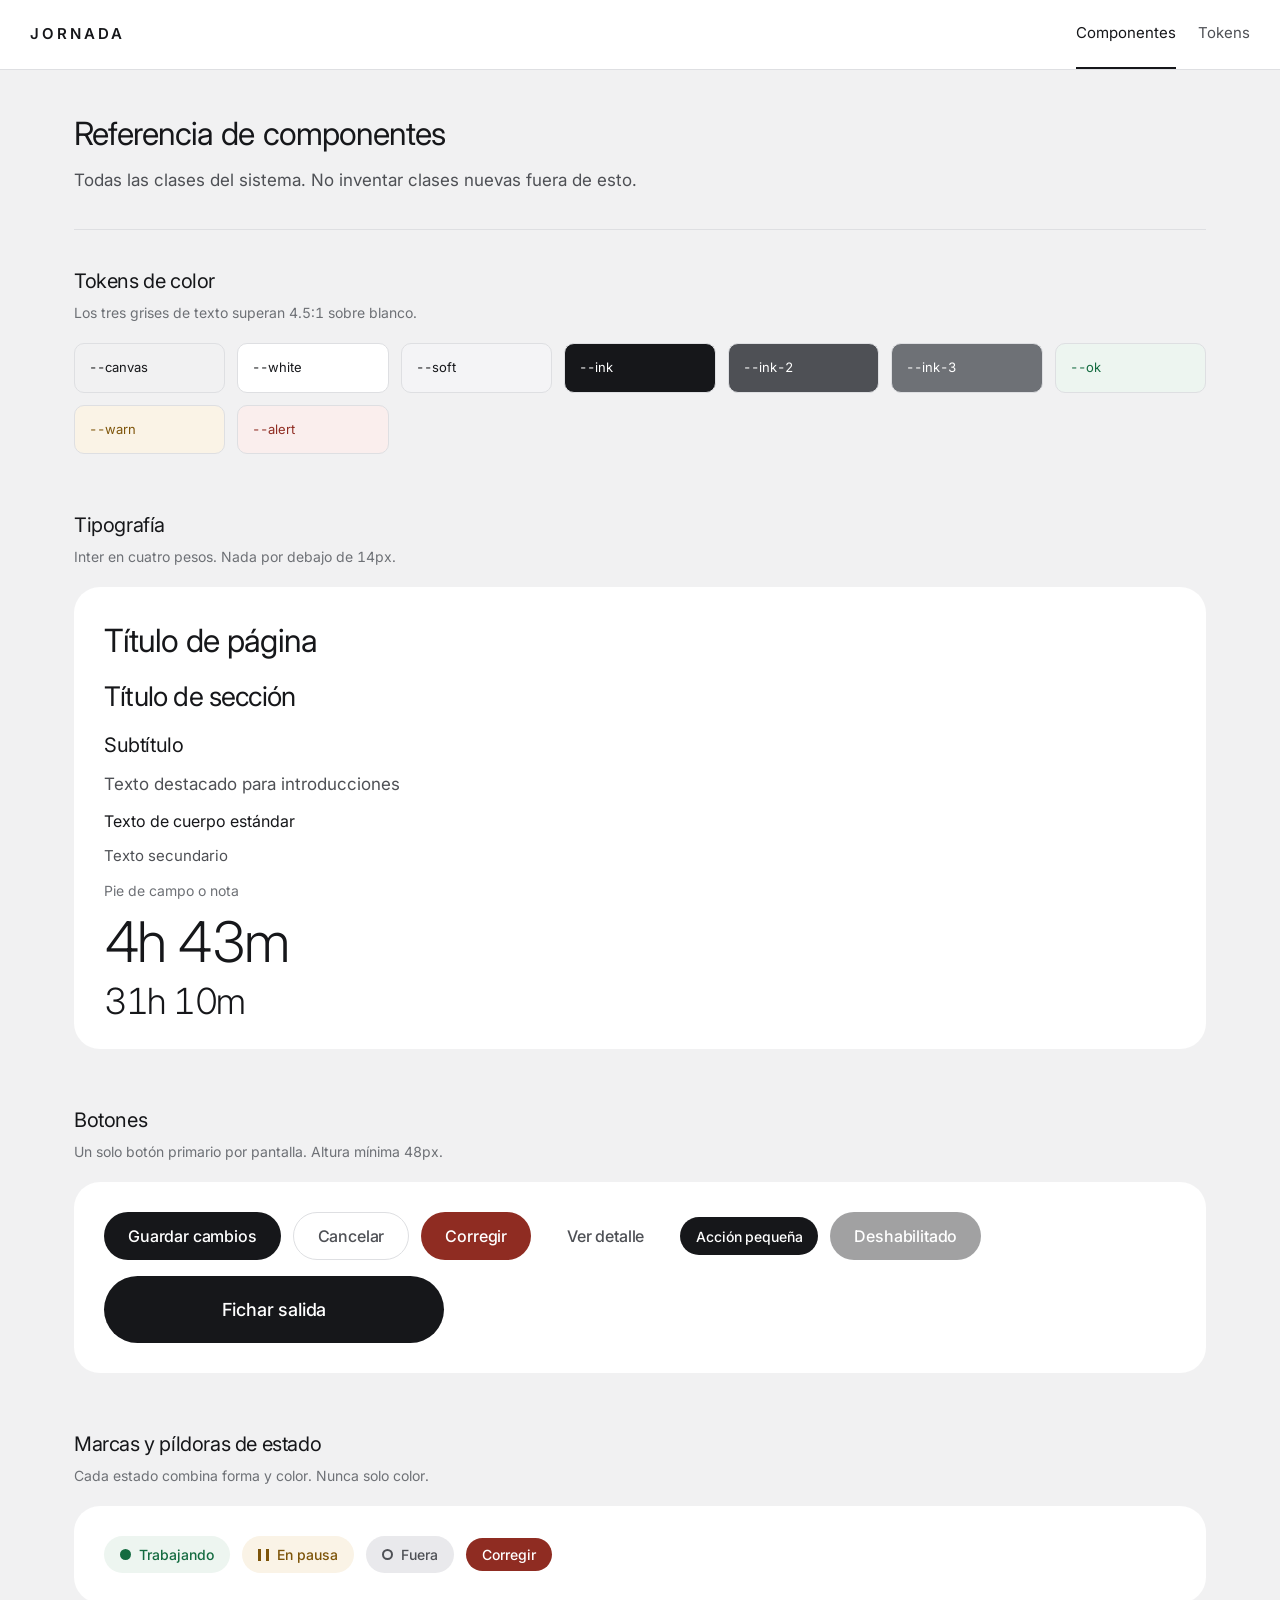
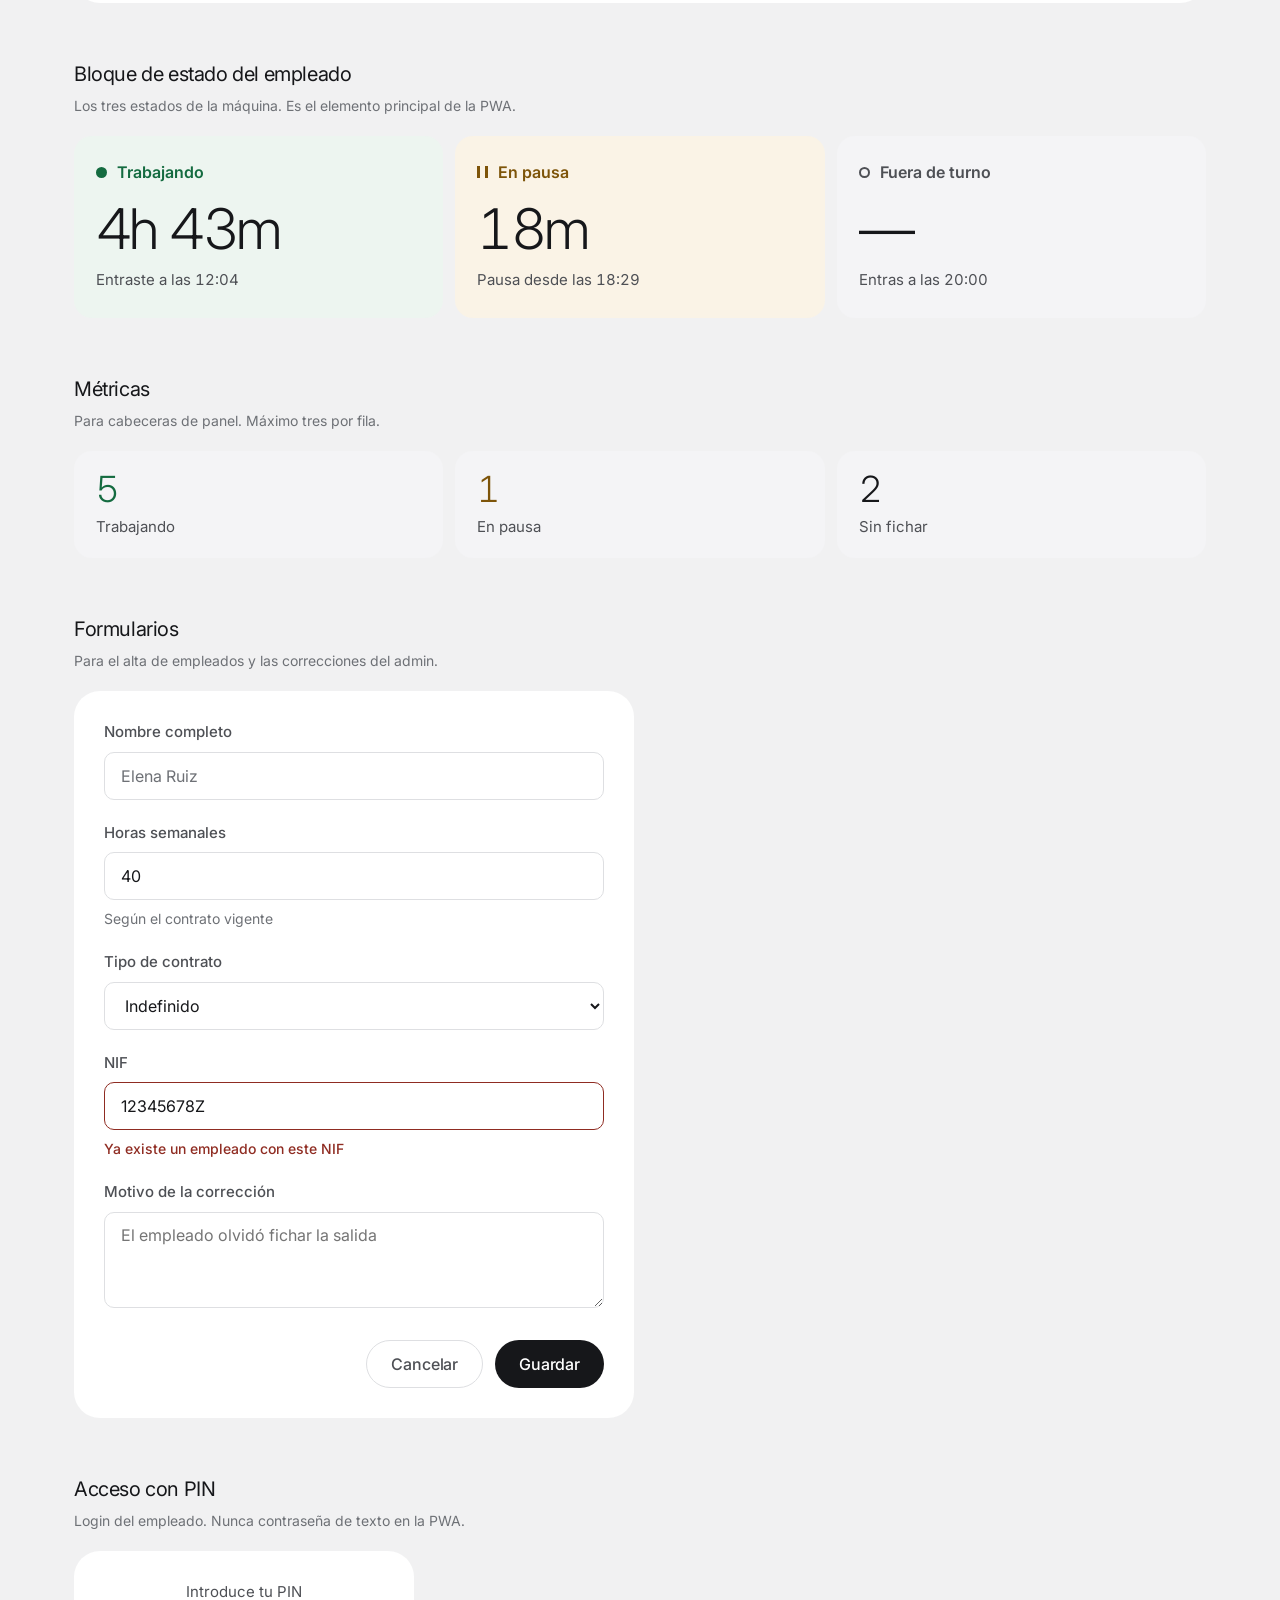
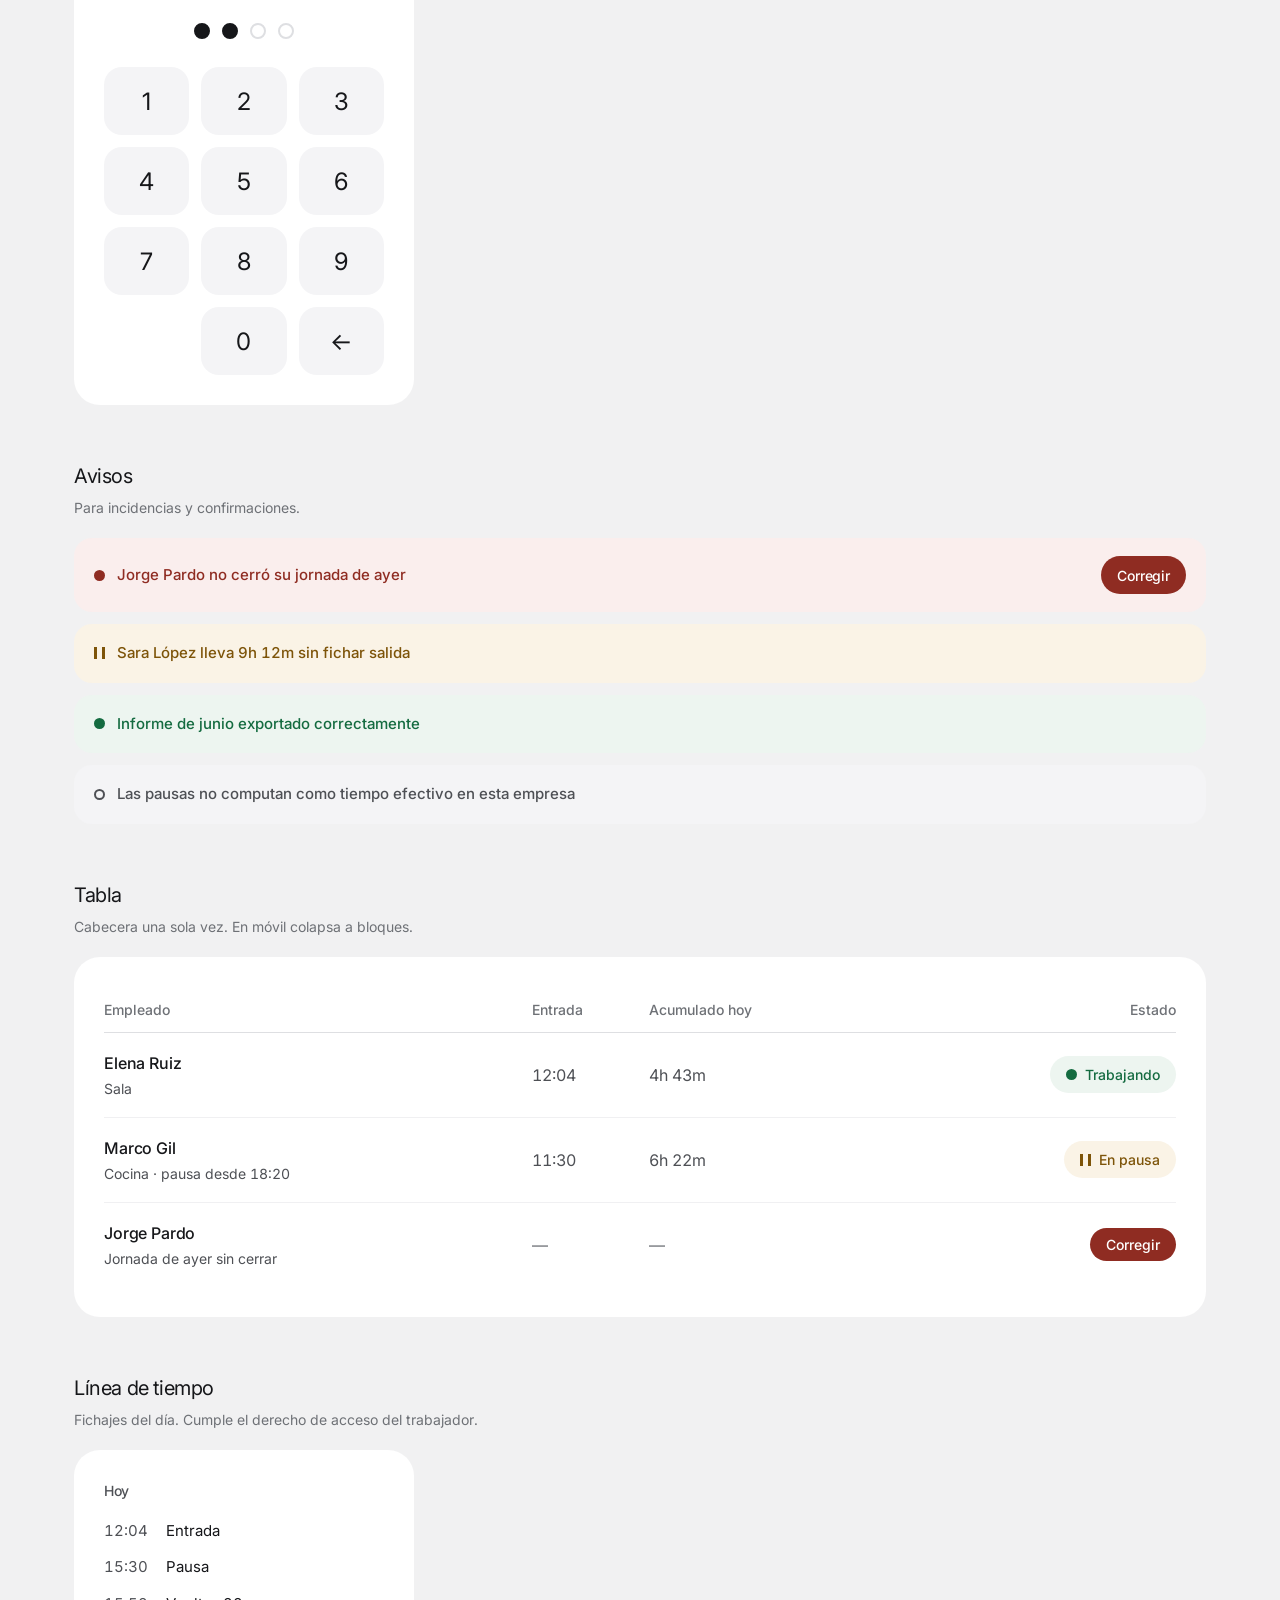
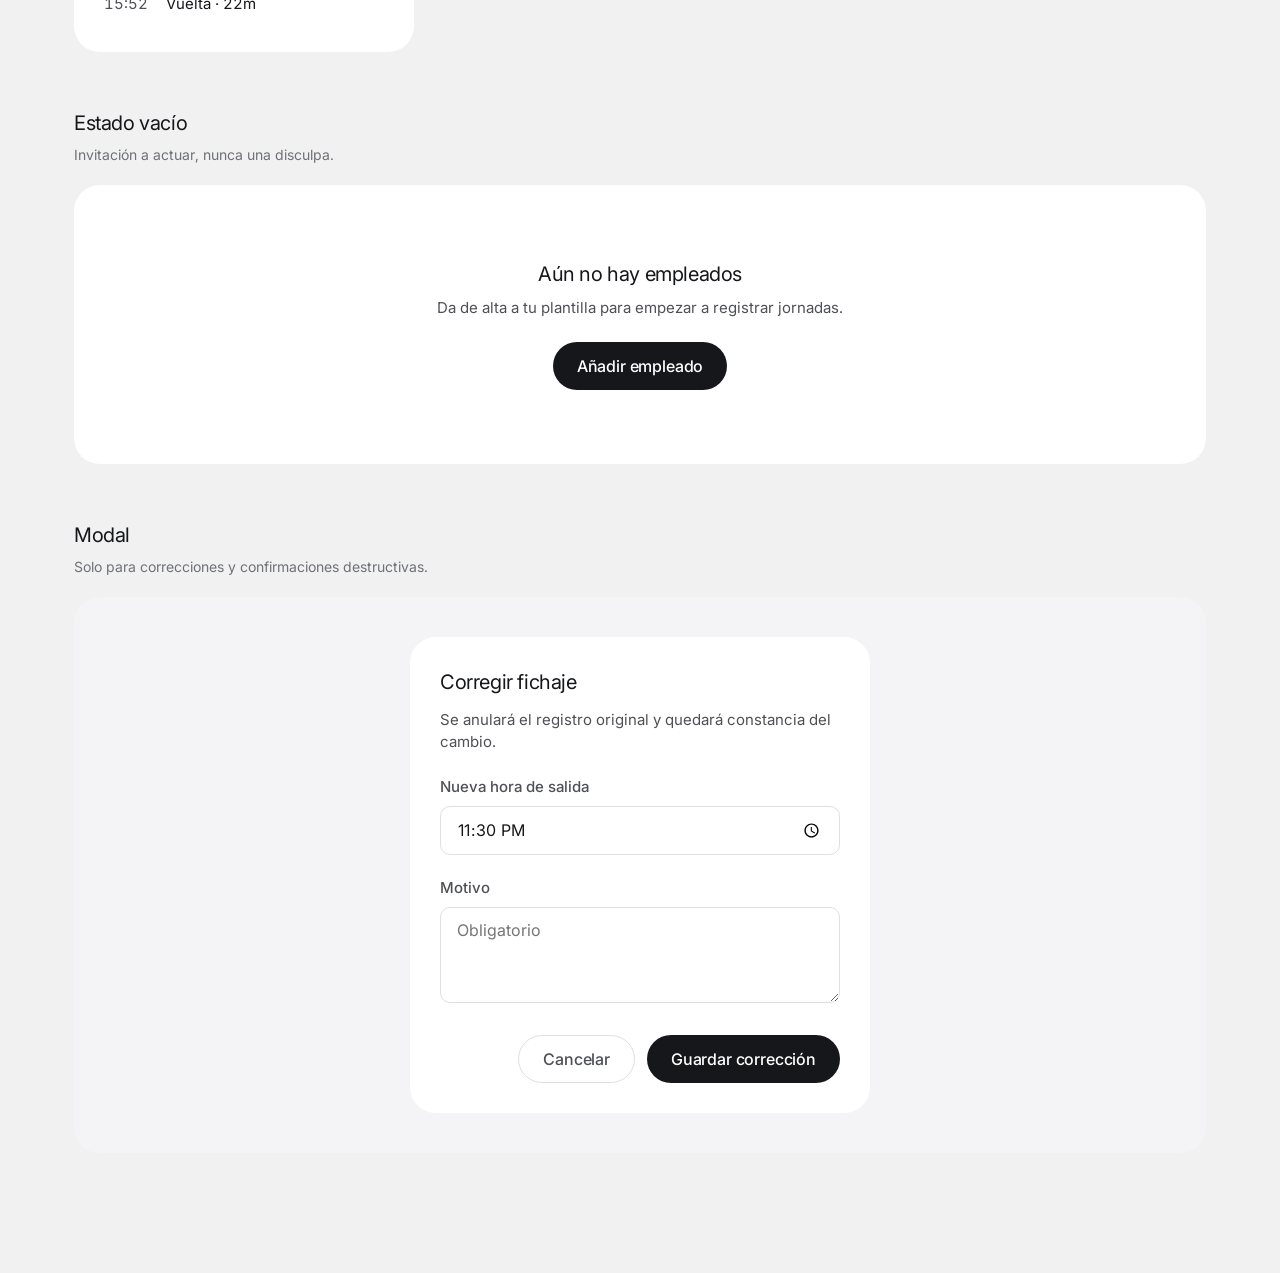
<file: template/components.html>
<!DOCTYPE html>
<html lang="es">
<head>
<meta charset="UTF-8">
<meta name="viewport" content="width=device-width, initial-scale=1">
<title>Jornada — referencia de componentes</title>
<link rel="preconnect" href="https://fonts.googleapis.com">
<link rel="preconnect" href="https://fonts.gstatic.com" crossorigin>
<link href="https://fonts.googleapis.com/css2?family=Inter:wght@300;400;500;600&display=swap" rel="stylesheet">
<link rel="stylesheet" href="design-system.css">
<style>
  .demo { margin-bottom: 56px; }
  .demo > h3 { margin-bottom: 6px; }
  .demo > .text-caption { margin-bottom: 20px; }
  .swatches { display: grid; grid-template-columns: repeat(auto-fill, minmax(140px, 1fr)); gap: 12px; }
  .sw { border-radius: var(--r-sm); padding: 14px; font-size: 13px; border: 1px solid var(--line); }
  .inline-set { display: flex; flex-wrap: wrap; gap: 12px; align-items: center; }
  .phone-demo { max-width: 340px; }
</style>
</head>
<body>

<div class="topbar">
  <span class="brand">Jornada</span>
  <nav>
    <a href="#" aria-current="page">Componentes</a>
    <a href="#">Tokens</a>
  </nav>
</div>

<main class="page">

  <h1>Referencia de componentes</h1>
  <p class="text-lead" style="margin-top:10px">Todas las clases del sistema. No inventar clases nuevas fuera de esto.</p>

  <hr style="border:none;border-top:1px solid var(--line);margin:36px 0">

  <!-- COLOR -->
  <section class="demo">
    <h3>Tokens de color</h3>
    <p class="text-caption">Los tres grises de texto superan 4.5:1 sobre blanco.</p>
    <div class="swatches">
      <div class="sw" style="background:var(--canvas)">--canvas</div>
      <div class="sw" style="background:var(--white)">--white</div>
      <div class="sw" style="background:var(--soft)">--soft</div>
      <div class="sw" style="background:var(--ink);color:#fff">--ink</div>
      <div class="sw" style="background:var(--ink-2);color:#fff">--ink-2</div>
      <div class="sw" style="background:var(--ink-3);color:#fff">--ink-3</div>
      <div class="sw" style="background:var(--ok-soft);color:var(--ok)">--ok</div>
      <div class="sw" style="background:var(--warn-soft);color:var(--warn)">--warn</div>
      <div class="sw" style="background:var(--alert-soft);color:var(--alert)">--alert</div>
    </div>
  </section>

  <!-- TIPOGRAFÍA -->
  <section class="demo">
    <h3>Tipografía</h3>
    <p class="text-caption">Inter en cuatro pesos. Nada por debajo de 14px.</p>
    <div class="surface stack-3">
      <h1>Título de página</h1>
      <h2>Título de sección</h2>
      <h3>Subtítulo</h3>
      <p class="text-lead">Texto destacado para introducciones</p>
      <p class="text-body">Texto de cuerpo estándar</p>
      <p class="text-secondary">Texto secundario</p>
      <p class="text-caption">Pie de campo o nota</p>
      <p class="figure">4h 43m</p>
      <p class="figure-sm">31h 10m</p>
    </div>
  </section>

  <!-- BOTONES -->
  <section class="demo">
    <h3>Botones</h3>
    <p class="text-caption">Un solo botón primario por pantalla. Altura mínima 48px.</p>
    <div class="surface stack-4">
      <div class="inline-set">
        <button class="btn btn--primary">Guardar cambios</button>
        <button class="btn btn--secondary">Cancelar</button>
        <button class="btn btn--danger">Corregir</button>
        <button class="btn btn--quiet">Ver detalle</button>
        <button class="btn btn--primary btn--sm">Acción pequeña</button>
        <button class="btn btn--primary" disabled>Deshabilitado</button>
      </div>
      <div class="phone-demo">
        <button class="btn btn--primary btn--hero">Fichar salida</button>
      </div>
    </div>
  </section>

  <!-- ESTADOS -->
  <section class="demo">
    <h3>Marcas y píldoras de estado</h3>
    <p class="text-caption">Cada estado combina forma y color. Nunca solo color.</p>
    <div class="surface stack-4">
      <div class="inline-set">
        <span class="pill pill--ok"><span class="mark mark--dot"></span>Trabajando</span>
        <span class="pill pill--warn"><span class="mark mark--bars"></span>En pausa</span>
        <span class="pill pill--off"><span class="mark mark--ring"></span>Fuera</span>
        <button class="pill pill--alert">Corregir</button>
      </div>
    </div>
  </section>

  <!-- BLOQUE DE ESTADO -->
  <section class="demo">
    <h3>Bloque de estado del empleado</h3>
    <p class="text-caption">Los tres estados de la máquina. Es el elemento principal de la PWA.</p>
    <div class="grid-3">
      <div class="status-block status-block--working">
        <p class="status-line"><span class="mark mark--dot"></span>Trabajando</p>
        <p class="figure" style="margin-top:16px">4h 43m</p>
        <p class="text-secondary" style="margin-top:10px">Entraste a las 12:04</p>
      </div>
      <div class="status-block status-block--paused">
        <p class="status-line"><span class="mark mark--bars"></span>En pausa</p>
        <p class="figure" style="margin-top:16px">18m</p>
        <p class="text-secondary" style="margin-top:10px">Pausa desde las 18:29</p>
      </div>
      <div class="status-block status-block--out">
        <p class="status-line"><span class="mark mark--ring"></span>Fuera de turno</p>
        <p class="figure" style="margin-top:16px">—</p>
        <p class="text-secondary" style="margin-top:10px">Entras a las 20:00</p>
      </div>
    </div>
  </section>

  <!-- MÉTRICAS -->
  <section class="demo">
    <h3>Métricas</h3>
    <p class="text-caption">Para cabeceras de panel. Máximo tres por fila.</p>
    <div class="grid-3">
      <div class="tile tile-ok"><div class="tile-n">5</div><div class="tile-l">Trabajando</div></div>
      <div class="tile tile-warn"><div class="tile-n">1</div><div class="tile-l">En pausa</div></div>
      <div class="tile"><div class="tile-n">2</div><div class="tile-l">Sin fichar</div></div>
    </div>
  </section>

  <!-- FORMULARIOS -->
  <section class="demo">
    <h3>Formularios</h3>
    <p class="text-caption">Para el alta de empleados y las correcciones del admin.</p>
    <div class="surface page-narrow">
      <div class="field">
        <label class="label" for="f1">Nombre completo</label>
        <input class="input" id="f1" type="text" placeholder="Elena Ruiz">
      </div>
      <div class="field">
        <label class="label" for="f2">Horas semanales</label>
        <input class="input" id="f2" type="number" value="40">
        <p class="hint">Según el contrato vigente</p>
      </div>
      <div class="field">
        <label class="label" for="f3">Tipo de contrato</label>
        <select class="select" id="f3">
          <option>Indefinido</option>
          <option>Temporal</option>
          <option>Fijo discontinuo</option>
        </select>
      </div>
      <div class="field">
        <label class="label" for="f4">NIF</label>
        <input class="input" id="f4" type="text" value="12345678Z" aria-invalid="true">
        <p class="error-text">Ya existe un empleado con este NIF</p>
      </div>
      <div class="field">
        <label class="label" for="f5">Motivo de la corrección</label>
        <textarea class="textarea" id="f5" placeholder="El empleado olvidó fichar la salida"></textarea>
      </div>
      <div class="row-end" style="margin-top:26px">
        <button class="btn btn--secondary">Cancelar</button>
        <button class="btn btn--primary">Guardar</button>
      </div>
    </div>
  </section>

  <!-- PINPAD -->
  <section class="demo">
    <h3>Acceso con PIN</h3>
    <p class="text-caption">Login del empleado. Nunca contraseña de texto en la PWA.</p>
    <div class="surface phone-demo">
      <p class="text-secondary" style="text-align:center;margin-bottom:20px">Introduce tu PIN</p>
      <div class="pin-display" style="margin-bottom:28px">
        <span class="pin-dot pin-dot--filled"></span>
        <span class="pin-dot pin-dot--filled"></span>
        <span class="pin-dot"></span>
        <span class="pin-dot"></span>
      </div>
      <div class="pinpad">
        <button>1</button><button>2</button><button>3</button>
        <button>4</button><button>5</button><button>6</button>
        <button>7</button><button>8</button><button>9</button>
        <button style="visibility:hidden"></button><button>0</button><button aria-label="Borrar">←</button>
      </div>
    </div>
  </section>

  <!-- AVISOS -->
  <section class="demo">
    <h3>Avisos</h3>
    <p class="text-caption">Para incidencias y confirmaciones.</p>
    <div class="stack-3">
      <div class="notice notice--alert" role="status">
        <span class="mark mark--dot"></span>
        Jorge Pardo no cerró su jornada de ayer
        <button class="btn btn--danger btn--sm notice-action">Corregir</button>
      </div>
      <div class="notice notice--warn">
        <span class="mark mark--bars"></span>
        Sara López lleva 9h 12m sin fichar salida
      </div>
      <div class="notice notice--ok">
        <span class="mark mark--dot"></span>
        Informe de junio exportado correctamente
      </div>
      <div class="notice notice--info">
        <span class="mark mark--ring"></span>
        Las pausas no computan como tiempo efectivo en esta empresa
      </div>
    </div>
  </section>

  <!-- TABLA -->
  <section class="demo">
    <h3>Tabla</h3>
    <p class="text-caption">Cabecera una sola vez. En móvil colapsa a bloques.</p>
    <div class="surface">
      <table class="table">
        <thead>
          <tr>
            <th scope="col">Empleado</th>
            <th scope="col">Entrada</th>
            <th scope="col">Acumulado hoy</th>
            <th scope="col" class="right">Estado</th>
          </tr>
        </thead>
        <tbody>
          <tr>
            <td><div class="cell-title">Elena Ruiz</div><div class="cell-sub">Sala</div></td>
            <td>12:04</td>
            <td>4h 43m</td>
            <td class="right"><span class="pill pill--ok"><span class="mark mark--dot"></span>Trabajando</span></td>
          </tr>
          <tr>
            <td><div class="cell-title">Marco Gil</div><div class="cell-sub">Cocina · pausa desde 18:20</div></td>
            <td>11:30</td>
            <td>6h 22m</td>
            <td class="right"><span class="pill pill--warn"><span class="mark mark--bars"></span>En pausa</span></td>
          </tr>
          <tr>
            <td><div class="cell-title">Jorge Pardo</div><div class="cell-sub">Jornada de ayer sin cerrar</div></td>
            <td class="cell-empty">—</td>
            <td class="cell-empty">—</td>
            <td class="right"><button class="pill pill--alert">Corregir</button></td>
          </tr>
        </tbody>
      </table>
    </div>
  </section>

  <!-- TIMELINE -->
  <section class="demo">
    <h3>Línea de tiempo</h3>
    <p class="text-caption">Fichajes del día. Cumple el derecho de acceso del trabajador.</p>
    <div class="surface phone-demo">
      <div class="timeline" style="border-top:none;padding-top:0">
        <h3>Hoy</h3>
        <div class="timeline-item"><span class="tl-time">12:04</span><span class="tl-event">Entrada</span></div>
        <div class="timeline-item"><span class="tl-time">15:30</span><span class="tl-event">Pausa</span></div>
        <div class="timeline-item"><span class="tl-time">15:52</span><span class="tl-event">Vuelta · 22m</span></div>
      </div>
    </div>
  </section>

  <!-- VACÍO -->
  <section class="demo">
    <h3>Estado vacío</h3>
    <p class="text-caption">Invitación a actuar, nunca una disculpa.</p>
    <div class="surface">
      <div class="empty">
        <h3>Aún no hay empleados</h3>
        <p>Da de alta a tu plantilla para empezar a registrar jornadas.</p>
        <button class="btn btn--primary">Añadir empleado</button>
      </div>
    </div>
  </section>

  <!-- MODAL -->
  <section class="demo">
    <h3>Modal</h3>
    <p class="text-caption">Solo para correcciones y confirmaciones destructivas.</p>
    <div class="surface" style="background:var(--soft);padding:40px">
      <div class="modal" style="margin:0 auto">
        <h3>Corregir fichaje</h3>
        <p class="text-secondary" style="margin-bottom:22px">Se anulará el registro original y quedará constancia del cambio.</p>
        <div class="field">
          <label class="label" for="m1">Nueva hora de salida</label>
          <input class="input" id="m1" type="time" value="23:30">
        </div>
        <div class="field">
          <label class="label" for="m2">Motivo</label>
          <textarea class="textarea" id="m2" placeholder="Obligatorio"></textarea>
        </div>
        <div class="row-end" style="margin-top:26px">
          <button class="btn btn--secondary">Cancelar</button>
          <button class="btn btn--primary">Guardar corrección</button>
        </div>
      </div>
    </div>
  </section>

</main>
</body>
</html>
</file>
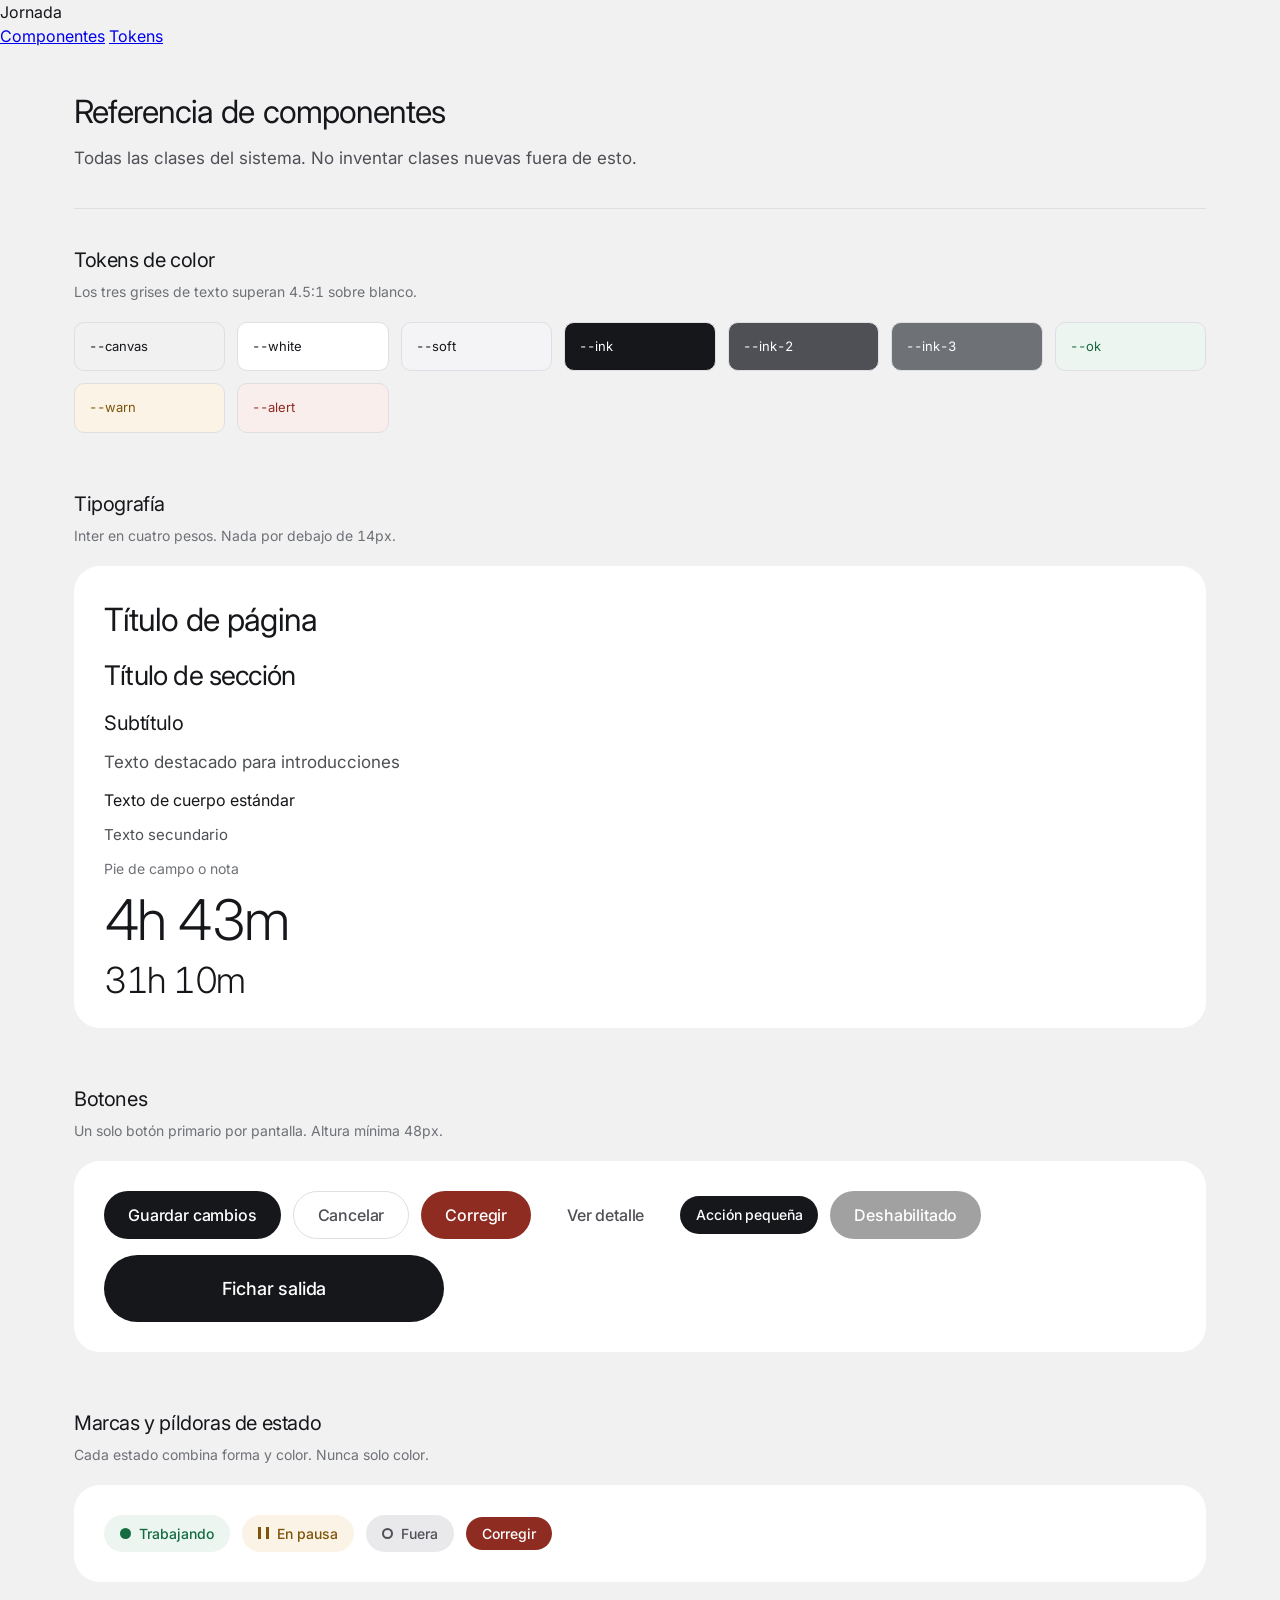
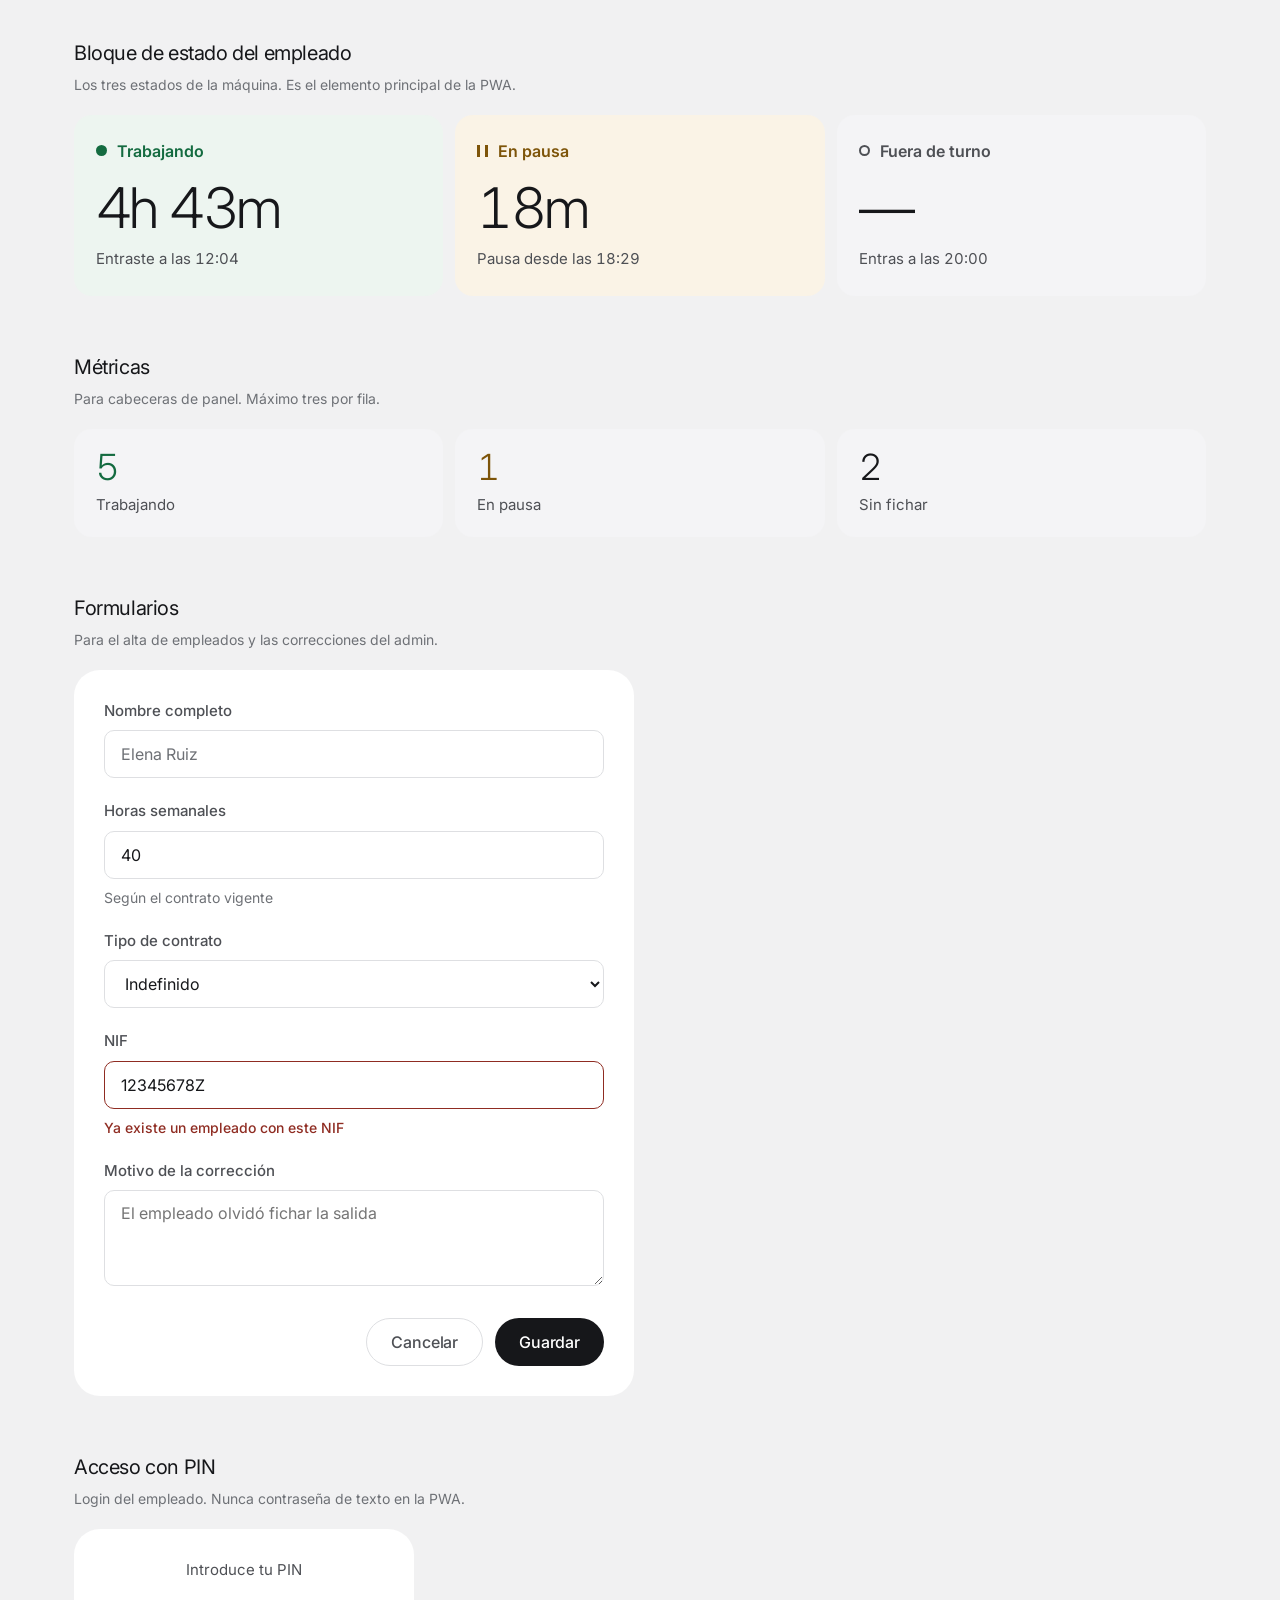
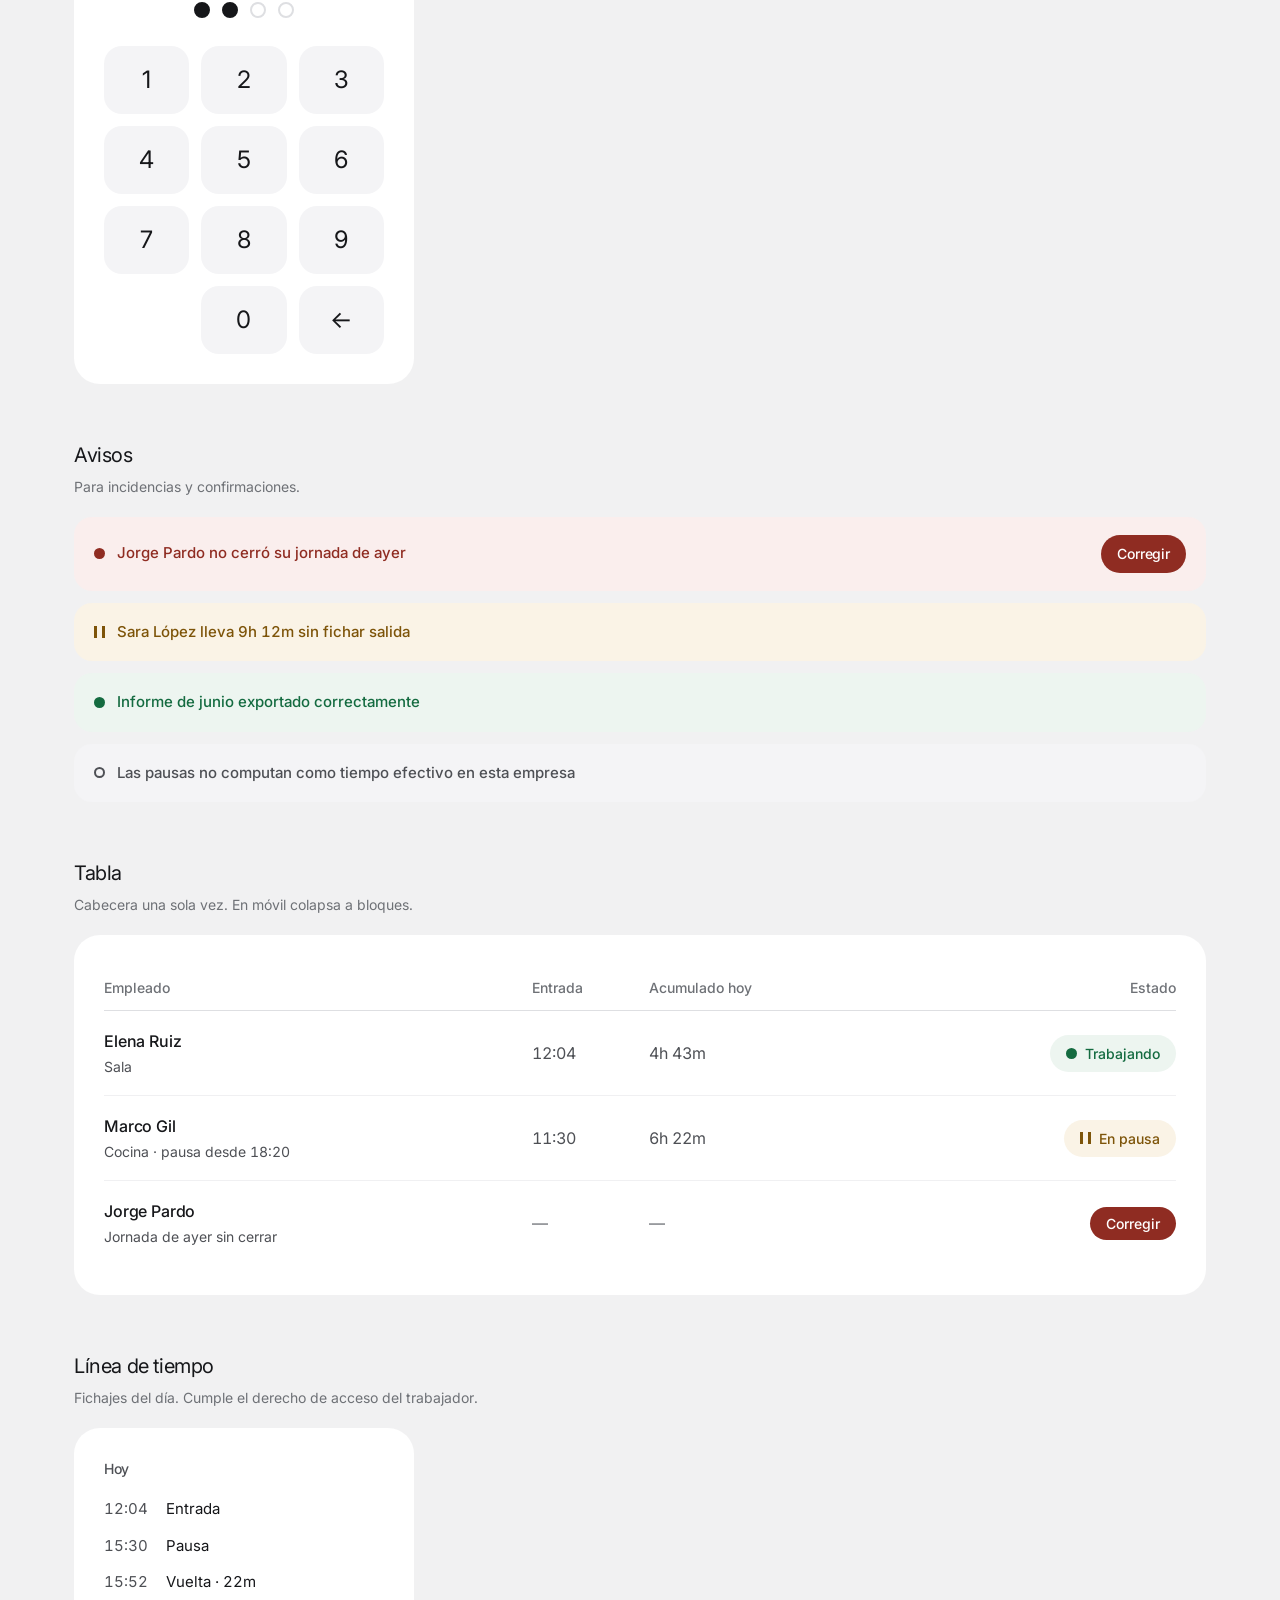
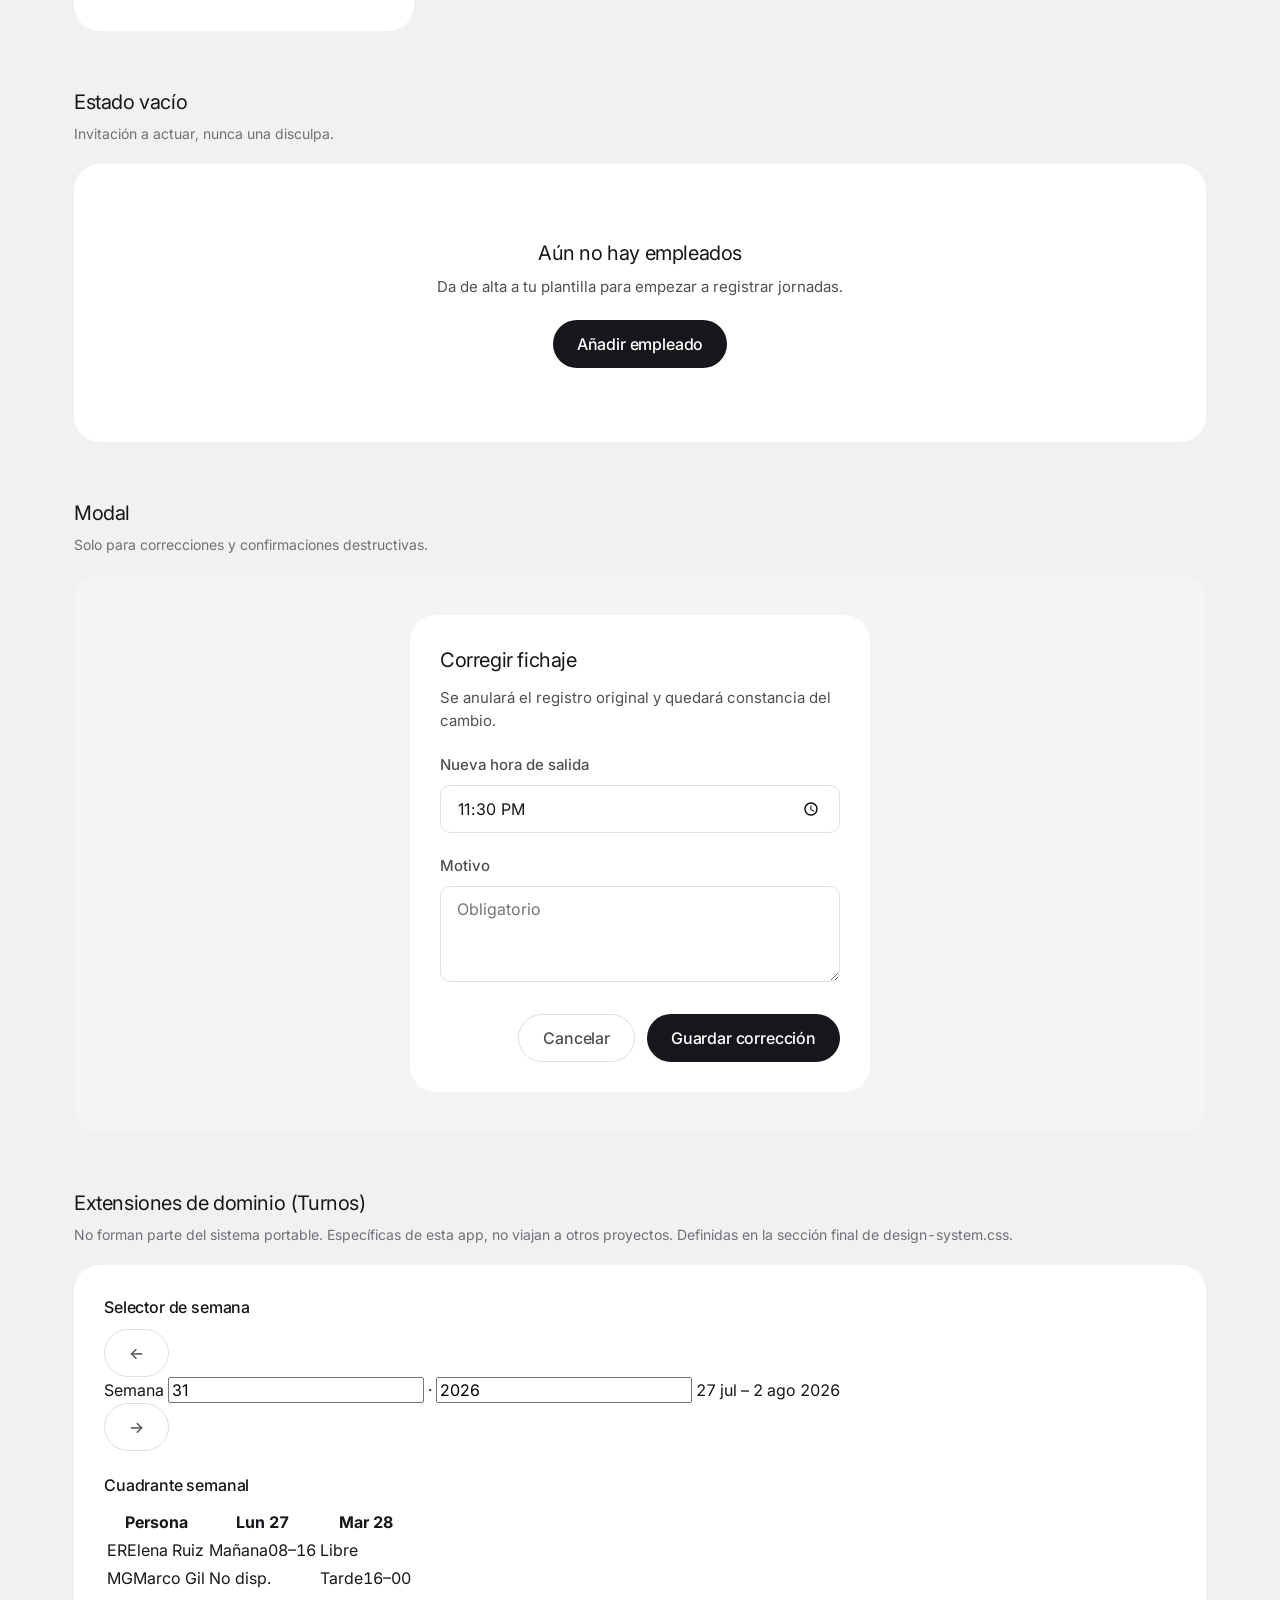
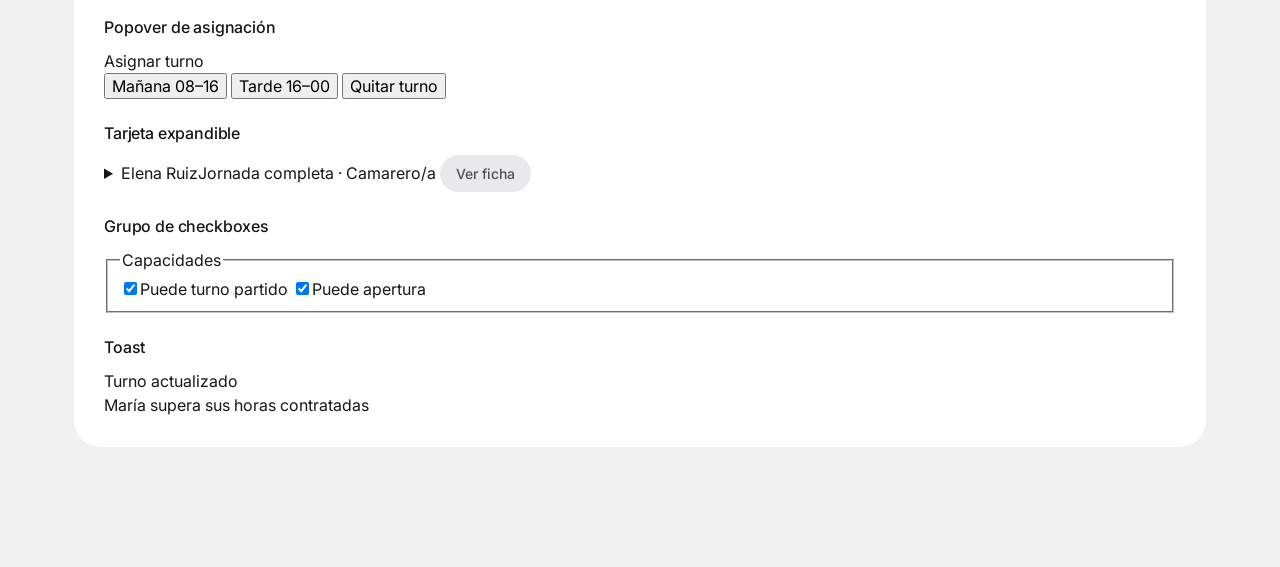
<file: src/main/resources/static/components.html>
<!DOCTYPE html>
<html lang="es">
<head>
<meta charset="UTF-8">
<meta name="viewport" content="width=device-width, initial-scale=1">
<title>Jornada — referencia de componentes</title>
<link rel="preconnect" href="https://fonts.googleapis.com">
<link rel="preconnect" href="https://fonts.gstatic.com" crossorigin>
<link href="https://fonts.googleapis.com/css2?family=Inter:wght@300;400;500;600&display=swap" rel="stylesheet">
<link rel="stylesheet" href="css/design-system.css">
<style>
  .demo { margin-bottom: 56px; }
  .demo > h3 { margin-bottom: 6px; }
  .demo > .text-caption { margin-bottom: 20px; }
  .swatches { display: grid; grid-template-columns: repeat(auto-fill, minmax(140px, 1fr)); gap: 12px; }
  .sw { border-radius: var(--r-sm); padding: 14px; font-size: 13px; border: 1px solid var(--line); }
  .inline-set { display: flex; flex-wrap: wrap; gap: 12px; align-items: center; }
  .phone-demo { max-width: 340px; }
</style>
</head>
<body>

<div class="topbar">
  <span class="brand">Jornada</span>
  <nav>
    <a href="#" aria-current="page">Componentes</a>
    <a href="#">Tokens</a>
  </nav>
</div>

<main class="page">

  <h1>Referencia de componentes</h1>
  <p class="text-lead" style="margin-top:10px">Todas las clases del sistema. No inventar clases nuevas fuera de esto.</p>

  <hr style="border:none;border-top:1px solid var(--line);margin:36px 0">

  <!-- COLOR -->
  <section class="demo">
    <h3>Tokens de color</h3>
    <p class="text-caption">Los tres grises de texto superan 4.5:1 sobre blanco.</p>
    <div class="swatches">
      <div class="sw" style="background:var(--canvas)">--canvas</div>
      <div class="sw" style="background:var(--white)">--white</div>
      <div class="sw" style="background:var(--soft)">--soft</div>
      <div class="sw" style="background:var(--ink);color:#fff">--ink</div>
      <div class="sw" style="background:var(--ink-2);color:#fff">--ink-2</div>
      <div class="sw" style="background:var(--ink-3);color:#fff">--ink-3</div>
      <div class="sw" style="background:var(--ok-soft);color:var(--ok)">--ok</div>
      <div class="sw" style="background:var(--warn-soft);color:var(--warn)">--warn</div>
      <div class="sw" style="background:var(--alert-soft);color:var(--alert)">--alert</div>
    </div>
  </section>

  <!-- TIPOGRAFÍA -->
  <section class="demo">
    <h3>Tipografía</h3>
    <p class="text-caption">Inter en cuatro pesos. Nada por debajo de 14px.</p>
    <div class="surface stack-3">
      <h1>Título de página</h1>
      <h2>Título de sección</h2>
      <h3>Subtítulo</h3>
      <p class="text-lead">Texto destacado para introducciones</p>
      <p class="text-body">Texto de cuerpo estándar</p>
      <p class="text-secondary">Texto secundario</p>
      <p class="text-caption">Pie de campo o nota</p>
      <p class="figure">4h 43m</p>
      <p class="figure-sm">31h 10m</p>
    </div>
  </section>

  <!-- BOTONES -->
  <section class="demo">
    <h3>Botones</h3>
    <p class="text-caption">Un solo botón primario por pantalla. Altura mínima 48px.</p>
    <div class="surface stack-4">
      <div class="inline-set">
        <button class="btn btn--primary">Guardar cambios</button>
        <button class="btn btn--secondary">Cancelar</button>
        <button class="btn btn--danger">Corregir</button>
        <button class="btn btn--quiet">Ver detalle</button>
        <button class="btn btn--primary btn--sm">Acción pequeña</button>
        <button class="btn btn--primary" disabled>Deshabilitado</button>
      </div>
      <div class="phone-demo">
        <button class="btn btn--primary btn--hero">Fichar salida</button>
      </div>
    </div>
  </section>

  <!-- ESTADOS -->
  <section class="demo">
    <h3>Marcas y píldoras de estado</h3>
    <p class="text-caption">Cada estado combina forma y color. Nunca solo color.</p>
    <div class="surface stack-4">
      <div class="inline-set">
        <span class="pill pill--ok"><span class="mark mark--dot"></span>Trabajando</span>
        <span class="pill pill--warn"><span class="mark mark--bars"></span>En pausa</span>
        <span class="pill pill--off"><span class="mark mark--ring"></span>Fuera</span>
        <button class="pill pill--alert">Corregir</button>
      </div>
    </div>
  </section>

  <!-- BLOQUE DE ESTADO -->
  <section class="demo">
    <h3>Bloque de estado del empleado</h3>
    <p class="text-caption">Los tres estados de la máquina. Es el elemento principal de la PWA.</p>
    <div class="grid-3">
      <div class="status-block status-block--working">
        <p class="status-line"><span class="mark mark--dot"></span>Trabajando</p>
        <p class="figure" style="margin-top:16px">4h 43m</p>
        <p class="text-secondary" style="margin-top:10px">Entraste a las 12:04</p>
      </div>
      <div class="status-block status-block--paused">
        <p class="status-line"><span class="mark mark--bars"></span>En pausa</p>
        <p class="figure" style="margin-top:16px">18m</p>
        <p class="text-secondary" style="margin-top:10px">Pausa desde las 18:29</p>
      </div>
      <div class="status-block status-block--out">
        <p class="status-line"><span class="mark mark--ring"></span>Fuera de turno</p>
        <p class="figure" style="margin-top:16px">—</p>
        <p class="text-secondary" style="margin-top:10px">Entras a las 20:00</p>
      </div>
    </div>
  </section>

  <!-- MÉTRICAS -->
  <section class="demo">
    <h3>Métricas</h3>
    <p class="text-caption">Para cabeceras de panel. Máximo tres por fila.</p>
    <div class="grid-3">
      <div class="tile tile-ok"><div class="tile-n">5</div><div class="tile-l">Trabajando</div></div>
      <div class="tile tile-warn"><div class="tile-n">1</div><div class="tile-l">En pausa</div></div>
      <div class="tile"><div class="tile-n">2</div><div class="tile-l">Sin fichar</div></div>
    </div>
  </section>

  <!-- FORMULARIOS -->
  <section class="demo">
    <h3>Formularios</h3>
    <p class="text-caption">Para el alta de empleados y las correcciones del admin.</p>
    <div class="surface page-narrow">
      <div class="field">
        <label class="label" for="f1">Nombre completo</label>
        <input class="input" id="f1" type="text" placeholder="Elena Ruiz">
      </div>
      <div class="field">
        <label class="label" for="f2">Horas semanales</label>
        <input class="input" id="f2" type="number" value="40">
        <p class="hint">Según el contrato vigente</p>
      </div>
      <div class="field">
        <label class="label" for="f3">Tipo de contrato</label>
        <select class="select" id="f3">
          <option>Indefinido</option>
          <option>Temporal</option>
          <option>Fijo discontinuo</option>
        </select>
      </div>
      <div class="field">
        <label class="label" for="f4">NIF</label>
        <input class="input" id="f4" type="text" value="12345678Z" aria-invalid="true">
        <p class="error-text">Ya existe un empleado con este NIF</p>
      </div>
      <div class="field">
        <label class="label" for="f5">Motivo de la corrección</label>
        <textarea class="textarea" id="f5" placeholder="El empleado olvidó fichar la salida"></textarea>
      </div>
      <div class="row-end" style="margin-top:26px">
        <button class="btn btn--secondary">Cancelar</button>
        <button class="btn btn--primary">Guardar</button>
      </div>
    </div>
  </section>

  <!-- PINPAD -->
  <section class="demo">
    <h3>Acceso con PIN</h3>
    <p class="text-caption">Login del empleado. Nunca contraseña de texto en la PWA.</p>
    <div class="surface phone-demo">
      <p class="text-secondary" style="text-align:center;margin-bottom:20px">Introduce tu PIN</p>
      <div class="pin-display" style="margin-bottom:28px">
        <span class="pin-dot pin-dot--filled"></span>
        <span class="pin-dot pin-dot--filled"></span>
        <span class="pin-dot"></span>
        <span class="pin-dot"></span>
      </div>
      <div class="pinpad">
        <button>1</button><button>2</button><button>3</button>
        <button>4</button><button>5</button><button>6</button>
        <button>7</button><button>8</button><button>9</button>
        <button style="visibility:hidden"></button><button>0</button><button aria-label="Borrar">←</button>
      </div>
    </div>
  </section>

  <!-- AVISOS -->
  <section class="demo">
    <h3>Avisos</h3>
    <p class="text-caption">Para incidencias y confirmaciones.</p>
    <div class="stack-3">
      <div class="notice notice--alert" role="status">
        <span class="mark mark--dot"></span>
        Jorge Pardo no cerró su jornada de ayer
        <button class="btn btn--danger btn--sm notice-action">Corregir</button>
      </div>
      <div class="notice notice--warn">
        <span class="mark mark--bars"></span>
        Sara López lleva 9h 12m sin fichar salida
      </div>
      <div class="notice notice--ok">
        <span class="mark mark--dot"></span>
        Informe de junio exportado correctamente
      </div>
      <div class="notice notice--info">
        <span class="mark mark--ring"></span>
        Las pausas no computan como tiempo efectivo en esta empresa
      </div>
    </div>
  </section>

  <!-- TABLA -->
  <section class="demo">
    <h3>Tabla</h3>
    <p class="text-caption">Cabecera una sola vez. En móvil colapsa a bloques.</p>
    <div class="surface">
      <table class="table">
        <thead>
          <tr>
            <th scope="col">Empleado</th>
            <th scope="col">Entrada</th>
            <th scope="col">Acumulado hoy</th>
            <th scope="col" class="right">Estado</th>
          </tr>
        </thead>
        <tbody>
          <tr>
            <td><div class="cell-title">Elena Ruiz</div><div class="cell-sub">Sala</div></td>
            <td>12:04</td>
            <td>4h 43m</td>
            <td class="right"><span class="pill pill--ok"><span class="mark mark--dot"></span>Trabajando</span></td>
          </tr>
          <tr>
            <td><div class="cell-title">Marco Gil</div><div class="cell-sub">Cocina · pausa desde 18:20</div></td>
            <td>11:30</td>
            <td>6h 22m</td>
            <td class="right"><span class="pill pill--warn"><span class="mark mark--bars"></span>En pausa</span></td>
          </tr>
          <tr>
            <td><div class="cell-title">Jorge Pardo</div><div class="cell-sub">Jornada de ayer sin cerrar</div></td>
            <td class="cell-empty">—</td>
            <td class="cell-empty">—</td>
            <td class="right"><button class="pill pill--alert">Corregir</button></td>
          </tr>
        </tbody>
      </table>
    </div>
  </section>

  <!-- TIMELINE -->
  <section class="demo">
    <h3>Línea de tiempo</h3>
    <p class="text-caption">Fichajes del día. Cumple el derecho de acceso del trabajador.</p>
    <div class="surface phone-demo">
      <div class="timeline" style="border-top:none;padding-top:0">
        <h3>Hoy</h3>
        <div class="timeline-item"><span class="tl-time">12:04</span><span class="tl-event">Entrada</span></div>
        <div class="timeline-item"><span class="tl-time">15:30</span><span class="tl-event">Pausa</span></div>
        <div class="timeline-item"><span class="tl-time">15:52</span><span class="tl-event">Vuelta · 22m</span></div>
      </div>
    </div>
  </section>

  <!-- VACÍO -->
  <section class="demo">
    <h3>Estado vacío</h3>
    <p class="text-caption">Invitación a actuar, nunca una disculpa.</p>
    <div class="surface">
      <div class="empty">
        <h3>Aún no hay empleados</h3>
        <p>Da de alta a tu plantilla para empezar a registrar jornadas.</p>
        <button class="btn btn--primary">Añadir empleado</button>
      </div>
    </div>
  </section>

  <!-- MODAL -->
  <section class="demo">
    <h3>Modal</h3>
    <p class="text-caption">Solo para correcciones y confirmaciones destructivas.</p>
    <div class="surface" style="background:var(--soft);padding:40px">
      <div class="modal" style="margin:0 auto">
        <h3>Corregir fichaje</h3>
        <p class="text-secondary" style="margin-bottom:22px">Se anulará el registro original y quedará constancia del cambio.</p>
        <div class="field">
          <label class="label" for="m1">Nueva hora de salida</label>
          <input class="input" id="m1" type="time" value="23:30">
        </div>
        <div class="field">
          <label class="label" for="m2">Motivo</label>
          <textarea class="textarea" id="m2" placeholder="Obligatorio"></textarea>
        </div>
        <div class="row-end" style="margin-top:26px">
          <button class="btn btn--secondary">Cancelar</button>
          <button class="btn btn--primary">Guardar corrección</button>
        </div>
      </div>
    </div>
  </section>

  <!-- EXTENSIONES DE DOMINIO — TURNOS -->
  <section class="demo">
    <h3>Extensiones de dominio (Turnos)</h3>
    <p class="text-caption">No forman parte del sistema portable. Específicas de esta app, no viajan a otros proyectos. Definidas en la sección final de design-system.css.</p>

    <div class="surface stack-5">
      <div>
        <h4 style="margin-bottom:10px">Selector de semana</h4>
        <div class="week-nav">
          <button class="btn btn--secondary btn--icon" aria-label="Semana anterior">←</button>
          <div class="week-fields">
            Semana <input class="input--week" type="number" value="31"> · <input class="input--year" type="number" value="2026">
            <span class="week-range">27 jul – 2 ago 2026</span>
          </div>
          <button class="btn btn--secondary btn--icon" aria-label="Semana siguiente">→</button>
        </div>
      </div>

      <div>
        <h4 style="margin-bottom:10px">Cuadrante semanal</h4>
        <div class="schedule-grid-wrap">
          <table class="schedule-grid">
            <thead><tr><th class="name-col">Persona</th><th>Lun 27</th><th>Mar 28</th></tr></thead>
            <tbody>
              <tr>
                <td class="name-col"><div class="emp-cell"><span class="avatar">ER</span><span>Elena Ruiz</span></div></td>
                <td class="cell"><div class="shift-chip">Mañana<span class="chip-time">08–16</span></div></td>
                <td class="cell"><div class="shift-chip shift-chip--empty">Libre</div></td>
              </tr>
              <tr>
                <td class="name-col"><div class="emp-cell"><span class="avatar">MG</span><span>Marco Gil</span></div></td>
                <td class="cell"><div class="shift-chip shift-chip--unavailable">No disp.</div></td>
                <td class="cell"><div class="shift-chip">Tarde<span class="chip-time">16–00</span></div></td>
              </tr>
            </tbody>
          </table>
        </div>
      </div>

      <div>
        <h4 style="margin-bottom:10px">Popover de asignación</h4>
        <div class="shift-popover show" style="position:static;display:inline-block">
          <div class="pop-heading">Asignar turno</div>
          <button type="button">Mañana <span class="tl-time">08–16</span></button>
          <button type="button">Tarde <span class="tl-time">16–00</span></button>
          <button type="button" class="remove">Quitar turno</button>
        </div>
      </div>

      <div>
        <h4 style="margin-bottom:10px">Tarjeta expandible</h4>
        <details class="expand-card">
          <summary>
            <span><span class="es-name">Elena Ruiz</span><span class="es-meta">Jornada completa · Camarero/a</span></span>
            <span class="pill pill--off">Ver ficha</span>
          </summary>
          <div class="expand-body">
            <p class="text-secondary">Formulario de edición con `.field` / `.input` / `.checkbox-group`.</p>
          </div>
        </details>
      </div>

      <div>
        <h4 style="margin-bottom:10px">Grupo de checkboxes</h4>
        <fieldset class="checkbox-group">
          <legend>Capacidades</legend>
          <label class="checkbox-row"><input type="checkbox" checked>Puede turno partido</label>
          <label class="checkbox-row"><input type="checkbox" checked>Puede apertura</label>
        </fieldset>
      </div>

      <div>
        <h4 style="margin-bottom:10px">Toast</h4>
        <div class="toast-stack" style="position:static">
          <div class="toast">Turno actualizado</div>
          <div class="toast warn">María supera sus horas contratadas</div>
        </div>
      </div>
    </div>
  </section>

</main>
</body>
</html>
</file>
<file: template/design-system.css>
/* ============================================================
   JORNADA — SISTEMA DE DISEÑO
   Ubicación: src/main/resources/static/css/design-system.css
   Cargar ANTES que cualquier otra hoja de estilos.
   ============================================================ */

/* ---------- 1. TOKENS ---------- */
:root {
  /* Superficies */
  --canvas:      #F1F1F2;
  --white:       #FFFFFF;
  --soft:        #F4F4F6;
  --soft-2:      #E9E9EC;

  /* Texto — todos superan 4.5:1 sobre blanco */
  --ink:         #16171A;
  --ink-2:       #4E5055;
  --ink-3:       #6E7176;

  /* Líneas */
  --line:        #DEDFE2;
  --line-soft:   #F0F0F2;

  /* Estados */
  --ok:          #146B40;
  --ok-soft:     #EDF5F0;
  --warn:        #7D5409;
  --warn-soft:   #FAF3E6;
  --alert:       #8F2C22;
  --alert-soft:  #FAEEED;
  --focus:       #1F6FEB;

  /* Radios */
  --r-sm:   10px;
  --r:      18px;
  --r-lg:   26px;
  --r-pill: 999px;

  /* Espaciado */
  --s-1: 4px;
  --s-2: 8px;
  --s-3: 12px;
  --s-4: 16px;
  --s-5: 22px;
  --s-6: 30px;
  --s-7: 44px;

  /* Alturas mínimas táctiles */
  --touch: 48px;
}

/* ---------- 2. BASE ---------- */
*, *::before, *::after { box-sizing: border-box; }

html { -webkit-font-smoothing: antialiased; }

body {
  margin: 0;
  background: var(--canvas);
  font-family: 'Inter', -apple-system, BlinkMacSystemFont, 'Segoe UI', sans-serif;
  color: var(--ink);
  line-height: 1.5;
  font-variant-numeric: tabular-nums;
}

button, input, select, textarea { font-family: inherit; font-size: inherit; }

:focus-visible {
  outline: 3px solid var(--focus);
  outline-offset: 3px;
}

.sr-only {
  position: absolute; width: 1px; height: 1px;
  padding: 0; margin: -1px; overflow: hidden;
  clip: rect(0,0,0,0); white-space: nowrap; border: 0;
}

/* ---------- 3. TIPOGRAFÍA ---------- */
h1, h2, h3, h4 { margin: 0; letter-spacing: -0.03em; font-weight: 400; }
h1 { font-size: 32px; }
h2 { font-size: 27px; }
h3 { font-size: 20px; letter-spacing: -0.02em; }
h4 { font-size: 16px; font-weight: 500; letter-spacing: -0.01em; }

p { margin: 0; }

.text-lead      { font-size: 17px; color: var(--ink-2); }
.text-body      { font-size: 16px; }
.text-secondary { font-size: 15px; color: var(--ink-2); }
.text-caption   { font-size: 14px; color: var(--ink-3); }

/* Cifra grande — la usa el reloj del empleado y las métricas */
.figure {
  font-size: 56px; font-weight: 300;
  letter-spacing: -0.045em; line-height: 1.05;
}
.figure-sm { font-size: 36px; font-weight: 300; letter-spacing: -0.04em; line-height: 1; }

/* ---------- 4. LAYOUT ---------- */
.page { max-width: 1180px; margin: 0 auto; padding: 40px 24px 64px; }
.page-narrow { max-width: 560px; }

.stack-2 > * + * { margin-top: var(--s-2); }
.stack-3 > * + * { margin-top: var(--s-3); }
.stack-4 > * + * { margin-top: var(--s-4); }
.stack-5 > * + * { margin-top: var(--s-5); }
.stack-6 > * + * { margin-top: var(--s-6); }

.row-between { display: flex; justify-content: space-between; align-items: center; gap: var(--s-4); }
.row-end     { display: flex; justify-content: flex-end; gap: var(--s-3); }

.grid-3 { display: grid; grid-template-columns: repeat(3, 1fr); gap: var(--s-3); }
.grid-2 { display: grid; grid-template-columns: repeat(2, 1fr); gap: var(--s-3); }

@media (max-width: 720px) {
  .grid-3, .grid-2 { grid-template-columns: 1fr; }
  .page { padding: 24px 16px 48px; }
}

/* ---------- 5. SUPERFICIES ---------- */
.surface {
  background: var(--white);
  border-radius: var(--r-lg);
  padding: var(--s-6);
}
.surface-flush { background: var(--white); border-radius: var(--r-lg); overflow: hidden; }

.tile {
  background: var(--soft);
  border-radius: var(--r);
  padding: 20px 22px;
}
.tile .tile-n { font-size: 36px; font-weight: 300; letter-spacing: -0.04em; line-height: 1; }
.tile .tile-l { font-size: 15px; color: var(--ink-2); margin-top: 9px; }
.tile-ok   .tile-n { color: var(--ok); }
.tile-warn .tile-n { color: var(--warn); }

/* ---------- 6. BLOQUE DE ESTADO (pantalla de empleado) ---------- */
.status-block { border-radius: var(--r); padding: 24px 22px 26px; }
.status-block--working { background: var(--ok-soft); }
.status-block--paused  { background: var(--warn-soft); }
.status-block--out     { background: var(--soft); }

.status-line { display: flex; align-items: center; gap: 10px; font-size: 16px; font-weight: 600; }
.status-block--working .status-line { color: var(--ok); }
.status-block--paused  .status-line { color: var(--warn); }
.status-block--out     .status-line { color: var(--ink-2); }

/* ---------- 7. MARCAS DE ESTADO (forma + color, nunca solo color) ---------- */
.mark { width: 11px; height: 11px; flex-shrink: 0; display: inline-block; }
.mark--dot  { border-radius: 50%; background: currentColor; }
.mark--ring { border-radius: 50%; border: 2.5px solid currentColor; }
.mark--bars {
  border-left: 3.5px solid currentColor;
  border-right: 3.5px solid currentColor;
  height: 12px;
}

/* ---------- 8. BOTONES ---------- */
.btn {
  display: inline-flex; align-items: center; justify-content: center; gap: var(--s-2);
  min-height: var(--touch);
  border-radius: var(--r-pill);
  border: none;
  font-size: 16px; font-weight: 500; letter-spacing: -0.01em;
  padding: 13px 24px;
  cursor: pointer;
  transition: opacity .12s ease;
}
.btn:hover  { opacity: .88; }
.btn:active { transform: scale(.99); }
.btn:disabled { opacity: .4; cursor: not-allowed; }

.btn--primary   { background: var(--ink);   color: var(--white); }
.btn--secondary { background: var(--white);  color: var(--ink-2); border: 1.5px solid var(--line); }
.btn--danger    { background: var(--alert);  color: var(--white); }
.btn--quiet     { background: transparent;   color: var(--ink-2); }

/* Botón gigante de fichar — solo en la pantalla del empleado */
.btn--hero {
  width: 100%;
  padding: 23px;
  font-size: 18px;
}
.btn--block { width: 100%; }
.btn--sm { min-height: 38px; padding: 8px 16px; font-size: 14px; }

/* ---------- 9. FORMULARIOS ---------- */
.field { display: block; }
.field + .field { margin-top: var(--s-5); }

.label {
  display: block;
  font-size: 15px; font-weight: 500; color: var(--ink-2);
  margin-bottom: var(--s-2);
}
.hint { font-size: 14px; color: var(--ink-3); margin-top: var(--s-2); }
.error-text { font-size: 14px; color: var(--alert); margin-top: var(--s-2); font-weight: 500; }

.input, .select, .textarea {
  width: 100%;
  min-height: var(--touch);
  background: var(--white);
  border: 1.5px solid var(--line);
  border-radius: var(--r-sm);
  padding: 12px 16px;
  font-size: 16px;
  color: var(--ink);
}
.input::placeholder { color: var(--ink-3); }
.input:focus, .select:focus, .textarea:focus { border-color: var(--ink-2); outline-offset: 1px; }
.input[aria-invalid="true"] { border-color: var(--alert); }
.textarea { min-height: 96px; resize: vertical; }

/* Teclado numérico del login del empleado */
.pinpad { display: grid; grid-template-columns: repeat(3, 1fr); gap: var(--s-3); }
.pinpad button {
  min-height: 68px;
  background: var(--soft);
  border: none; border-radius: var(--r);
  font-size: 24px; font-weight: 400; color: var(--ink);
  cursor: pointer;
}
.pinpad button:active { background: var(--soft-2); }

.pin-display { display: flex; gap: var(--s-3); justify-content: center; }
.pin-dot {
  width: 16px; height: 16px; border-radius: 50%;
  border: 2px solid var(--line);
}
.pin-dot--filled { background: var(--ink); border-color: var(--ink); }

/* ---------- 10. PÍLDORAS DE ESTADO ---------- */
.pill {
  display: inline-flex; align-items: center; gap: var(--s-2);
  font-size: 14px; font-weight: 500;
  padding: 8px 16px;
  border-radius: var(--r-pill);
  white-space: nowrap;
}
.pill--ok    { background: var(--ok-soft);   color: var(--ok); }
.pill--warn  { background: var(--warn-soft); color: var(--warn); }
.pill--off   { background: var(--soft-2);    color: var(--ink-2); }
.pill--alert { background: var(--alert);     color: var(--white); border: none; cursor: pointer; }

/* ---------- 11. TABLAS ---------- */
.table { width: 100%; border-collapse: collapse; }
.table thead th {
  text-align: left;
  font-size: 14px; font-weight: 500; color: var(--ink-3);
  padding: 12px 0;
  border-bottom: 1px solid var(--line);
}
.table thead th.right, .table td.right { text-align: right; }
.table tbody td {
  padding: 18px 0;
  border-bottom: 1px solid var(--line-soft);
  vertical-align: middle;
  font-size: 16px; color: var(--ink-2);
}
.table tbody tr:last-child td { border-bottom: none; }
.table .cell-title { font-size: 16px; font-weight: 500; color: var(--ink); letter-spacing: -0.01em; }
.table .cell-sub   { font-size: 14px; color: var(--ink-2); margin-top: 3px; }
.table .cell-empty { color: var(--ink-3); }

@media (max-width: 720px) {
  .table thead { display: none; }
  .table tbody td { display: block; padding: 6px 0; border: none; }
  .table tbody tr { display: block; padding: 16px 0; border-bottom: 1px solid var(--line-soft); }
  .table td.right { text-align: left; }
}

/* ---------- 12. AVISOS ---------- */
.notice {
  display: flex; align-items: center; gap: var(--s-3);
  border-radius: var(--r);
  padding: 18px 20px;
  font-size: 15px; font-weight: 500;
}
.notice--alert { background: var(--alert-soft); color: var(--alert); }
.notice--warn  { background: var(--warn-soft);  color: var(--warn); }
.notice--ok    { background: var(--ok-soft);    color: var(--ok); }
.notice--info  { background: var(--soft);       color: var(--ink-2); }
.notice .notice-action { margin-left: auto; }

/* ---------- 13. LÍNEA DE TIEMPO ---------- */
.timeline { border-top: 1px solid var(--line); padding-top: 20px; }
.timeline h3 { font-size: 14px; font-weight: 500; color: var(--ink-2); margin-bottom: var(--s-3); }
.timeline-item {
  display: flex; align-items: baseline; gap: 14px;
  font-size: 15px; padding: 7px 0;
}
.timeline-item .tl-time  { color: var(--ink-2); min-width: 48px; }
.timeline-item .tl-event { color: var(--ink); }

/* ---------- 14. ESTADO VACÍO ---------- */
.empty {
  text-align: center;
  padding: var(--s-7) var(--s-5);
  color: var(--ink-2);
}
.empty h3 { margin-bottom: var(--s-2); color: var(--ink); }
.empty p { font-size: 15px; margin-bottom: var(--s-5); }

/* ---------- 15. MODAL ---------- */
.modal-backdrop {
  position: fixed; inset: 0;
  background: rgba(22,23,26,.45);
  display: flex; align-items: center; justify-content: center;
  padding: var(--s-4); z-index: 100;
}
.modal {
  background: var(--white);
  border-radius: var(--r-lg);
  padding: var(--s-6);
  width: 100%; max-width: 460px;
}
.modal h3 { margin-bottom: var(--s-3); }

/* ---------- 16. NAVEGACIÓN ADMIN ---------- */
.topbar {
  background: var(--white);
  border-bottom: 1px solid var(--line);
  padding: 0 var(--s-6);
  display: flex; align-items: center; gap: var(--s-6);
}
.topbar .brand {
  font-size: 15px; font-weight: 600;
  letter-spacing: .2em; text-transform: uppercase;
  padding: 20px 0;
}
.topbar nav { display: flex; gap: var(--s-5); margin-left: auto; }
.topbar nav a {
  font-size: 15px; color: var(--ink-2); text-decoration: none;
  padding: 22px 0; border-bottom: 2px solid transparent;
}
.topbar nav a[aria-current="page"] { color: var(--ink); border-bottom-color: var(--ink); }
</file>
<file: src/main/resources/static/css/design-system.css>
/* ============================================================
   JORNADA — SISTEMA DE DISEÑO
   Ubicación: src/main/resources/static/css/design-system.css
   Cargar ANTES que cualquier otra hoja de estilos.
   ============================================================ */

/* ---------- 1. TOKENS ---------- */
:root {
  /* Superficies */
  --canvas:      #F1F1F2;
  --white:       #FFFFFF;
  --soft:        #F4F4F6;
  --soft-2:      #E9E9EC;

  /* Texto — todos superan 4.5:1 sobre blanco */
  --ink:         #16171A;
  --ink-2:       #4E5055;
  --ink-3:       #6E7176;

  /* Líneas */
  --line:        #DEDFE2;
  --line-soft:   #F0F0F2;

  /* Estados */
  --ok:          #146B40;
  --ok-soft:     #EDF5F0;
  --warn:        #7D5409;
  --warn-soft:   #FAF3E6;
  --alert:       #8F2C22;
  --alert-soft:  #FAEEED;
  --focus:       #1F6FEB;

  /* Acento de marca. Sirve para la sección activa del menú y poco más: el sistema es
     neutro a propósito y el color se reserva para donde ayuda a distinguir. */
  --accent:      #1F5F8B;
  --accent-soft: #EAF2F8;

  /* Colores de turno del cuadrante (dominio). Cada franja tiene el suyo para poder leer
     la semana de un vistazo. Todos los textos superan 4.5:1 sobre su propio fondo, y la
     celda dice además el nombre del turno: el color acompaña, no sustituye al texto. */
  --shift-morning:      #8A5A00;
  --shift-morning-soft: #FDF3E3;
  --shift-midday:       #1F5F8B;
  --shift-midday-soft:  #EAF2F8;
  --shift-evening:      #6B3F8F;
  --shift-evening-soft: #F3EDF8;
  --shift-night:        #2F5D50;
  --shift-night-soft:   #E9F1EE;

  /* Radios */
  --r-sm:   10px;
  --r:      18px;
  --r-lg:   26px;
  --r-pill: 999px;

  /* Espaciado */
  --s-1: 4px;
  --s-2: 8px;
  --s-3: 12px;
  --s-4: 16px;
  --s-5: 22px;
  --s-6: 30px;
  --s-7: 44px;

  /* Alturas mínimas táctiles */
  --touch: 48px;
}

/* ---------- 2. BASE ---------- */
*, *::before, *::after { box-sizing: border-box; }

html { -webkit-font-smoothing: antialiased; }

body {
  margin: 0;
  background: var(--canvas);
  font-family: 'Inter', -apple-system, BlinkMacSystemFont, 'Segoe UI', sans-serif;
  color: var(--ink);
  line-height: 1.5;
  font-variant-numeric: tabular-nums;
}

button, input, select, textarea { font-family: inherit; font-size: inherit; }

:focus-visible {
  outline: 3px solid var(--focus);
  outline-offset: 3px;
}

.sr-only {
  position: absolute; width: 1px; height: 1px;
  padding: 0; margin: -1px; overflow: hidden;
  clip: rect(0,0,0,0); white-space: nowrap; border: 0;
}

/* ---------- 3. TIPOGRAFÍA ---------- */
h1, h2, h3, h4 { margin: 0; letter-spacing: -0.03em; font-weight: 400; }
h1 { font-size: 32px; }
h2 { font-size: 27px; }
h3 { font-size: 20px; letter-spacing: -0.02em; }
h4 { font-size: 16px; font-weight: 500; letter-spacing: -0.01em; }

p { margin: 0; }

.text-lead      { font-size: 17px; color: var(--ink-2); }
.text-body      { font-size: 16px; }
.text-secondary { font-size: 15px; color: var(--ink-2); }
.text-caption   { font-size: 14px; color: var(--ink-3); }

/* Cifra grande — la usa el reloj del empleado y las métricas */
.figure {
  font-size: 56px; font-weight: 300;
  letter-spacing: -0.045em; line-height: 1.05;
}
.figure-sm { font-size: 36px; font-weight: 300; letter-spacing: -0.04em; line-height: 1; }

/* ---------- 4. LAYOUT ---------- */
.page { max-width: 1180px; margin: 0 auto; padding: 40px 24px 64px; }
.page-narrow { max-width: 560px; }

.stack-2 > * + * { margin-top: var(--s-2); }
.stack-3 > * + * { margin-top: var(--s-3); }
.stack-4 > * + * { margin-top: var(--s-4); }
.stack-5 > * + * { margin-top: var(--s-5); }
.stack-6 > * + * { margin-top: var(--s-6); }

.row-between { display: flex; justify-content: space-between; align-items: center; gap: var(--s-4); }
.row-end     { display: flex; justify-content: flex-end; gap: var(--s-3); }

.grid-3 { display: grid; grid-template-columns: repeat(3, 1fr); gap: var(--s-3); }
.grid-2 { display: grid; grid-template-columns: repeat(2, 1fr); gap: var(--s-3); }

@media (max-width: 720px) {
  .grid-3, .grid-2 { grid-template-columns: 1fr; }
  .page { padding: 24px 16px 48px; }
}

/* ---------- 5. SUPERFICIES ---------- */
.surface {
  background: var(--white);
  border-radius: var(--r-lg);
  padding: var(--s-6);
}
.surface-flush { background: var(--white); border-radius: var(--r-lg); overflow: hidden; }

.tile {
  background: var(--soft);
  border-radius: var(--r);
  padding: 20px 22px;
}
.tile .tile-n { font-size: 36px; font-weight: 300; letter-spacing: -0.04em; line-height: 1; }
.tile .tile-l { font-size: 15px; color: var(--ink-2); margin-top: 9px; }
.tile-ok   .tile-n { color: var(--ok); }
.tile-warn .tile-n { color: var(--warn); }

/* ---------- 6. BLOQUE DE ESTADO (pantalla de empleado) ---------- */
.status-block { border-radius: var(--r); padding: 24px 22px 26px; }
.status-block--working { background: var(--ok-soft); }
.status-block--paused  { background: var(--warn-soft); }
.status-block--out     { background: var(--soft); }

.status-line { display: flex; align-items: center; gap: 10px; font-size: 16px; font-weight: 600; }
.status-block--working .status-line { color: var(--ok); }
.status-block--paused  .status-line { color: var(--warn); }
.status-block--out     .status-line { color: var(--ink-2); }

/* ---------- 7. MARCAS DE ESTADO (forma + color, nunca solo color) ---------- */
.mark { width: 11px; height: 11px; flex-shrink: 0; display: inline-block; }
.mark--dot  { border-radius: 50%; background: currentColor; }
.mark--ring { border-radius: 50%; border: 2.5px solid currentColor; }
.mark--bars {
  border-left: 3.5px solid currentColor;
  border-right: 3.5px solid currentColor;
  height: 12px;
}

/* ---------- 8. BOTONES ---------- */
.btn {
  display: inline-flex; align-items: center; justify-content: center; gap: var(--s-2);
  min-height: var(--touch);
  border-radius: var(--r-pill);
  border: none;
  font-size: 16px; font-weight: 500; letter-spacing: -0.01em;
  padding: 13px 24px;
  cursor: pointer;
  transition: opacity .12s ease;
}
.btn:hover  { opacity: .88; }
.btn:active { transform: scale(.99); }
.btn:disabled { opacity: .4; cursor: not-allowed; }

.btn--primary   { background: var(--ink);   color: var(--white); }
.btn--secondary { background: var(--white);  color: var(--ink-2); border: 1.5px solid var(--line); }
.btn--danger    { background: var(--alert);  color: var(--white); }
.btn--quiet     { background: transparent;   color: var(--ink-2); }

/* Botón gigante de fichar — solo en la pantalla del empleado */
.btn--hero {
  width: 100%;
  padding: 23px;
  font-size: 18px;
}
.btn--block { width: 100%; }
.btn--sm { min-height: 38px; padding: 8px 16px; font-size: 14px; }

/* ---------- 9. FORMULARIOS ---------- */
.field { display: block; }
.field + .field { margin-top: var(--s-5); }

.label {
  display: block;
  font-size: 15px; font-weight: 500; color: var(--ink-2);
  margin-bottom: var(--s-2);
}
.hint { font-size: 14px; color: var(--ink-3); margin-top: var(--s-2); }
.error-text { font-size: 14px; color: var(--alert); margin-top: var(--s-2); font-weight: 500; }

.input, .select, .textarea {
  width: 100%;
  min-height: var(--touch);
  background: var(--white);
  border: 1.5px solid var(--line);
  border-radius: var(--r-sm);
  padding: 12px 16px;
  font-size: 16px;
  color: var(--ink);
}
.input::placeholder { color: var(--ink-3); }
.input:focus, .select:focus, .textarea:focus { border-color: var(--ink-2); outline-offset: 1px; }
.input[aria-invalid="true"] { border-color: var(--alert); }
.textarea { min-height: 96px; resize: vertical; }

/* Teclado numérico del login del empleado */
.pinpad { display: grid; grid-template-columns: repeat(3, 1fr); gap: var(--s-3); }
.pinpad button {
  min-height: 68px;
  background: var(--soft);
  border: none; border-radius: var(--r);
  font-size: 24px; font-weight: 400; color: var(--ink);
  cursor: pointer;
}
.pinpad button:active { background: var(--soft-2); }

.pin-display { display: flex; gap: var(--s-3); justify-content: center; }
.pin-dot {
  width: 16px; height: 16px; border-radius: 50%;
  border: 2px solid var(--line);
}
.pin-dot--filled { background: var(--ink); border-color: var(--ink); }

/* ---------- 10. PÍLDORAS DE ESTADO ---------- */
.pill {
  display: inline-flex; align-items: center; gap: var(--s-2);
  font-size: 14px; font-weight: 500;
  padding: 8px 16px;
  border-radius: var(--r-pill);
  white-space: nowrap;
}
.pill--ok    { background: var(--ok-soft);   color: var(--ok); }
.pill--warn  { background: var(--warn-soft); color: var(--warn); }
.pill--off   { background: var(--soft-2);    color: var(--ink-2); }
.pill--alert { background: var(--alert);     color: var(--white); border: none; cursor: pointer; }

/* ---------- 11. TABLAS ---------- */
.table { width: 100%; border-collapse: collapse; }
.table thead th {
  text-align: left;
  font-size: 14px; font-weight: 500; color: var(--ink-3);
  padding: 12px 0;
  border-bottom: 1px solid var(--line);
}
.table thead th.right, .table td.right { text-align: right; }
.table tbody td {
  padding: 18px 0;
  border-bottom: 1px solid var(--line-soft);
  vertical-align: middle;
  font-size: 16px; color: var(--ink-2);
}
.table tbody tr:last-child td { border-bottom: none; }
.table .cell-title { font-size: 16px; font-weight: 500; color: var(--ink); letter-spacing: -0.01em; }
.table .cell-sub   { font-size: 14px; color: var(--ink-2); margin-top: 3px; }
.table .cell-empty { color: var(--ink-3); }

@media (max-width: 720px) {
  .table thead { display: none; }
  .table tbody td { display: block; padding: 6px 0; border: none; }
  .table tbody tr { display: block; padding: 16px 0; border-bottom: 1px solid var(--line-soft); }
  .table td.right { text-align: left; }
}

/* ---------- 12. AVISOS ---------- */
.notice {
  display: flex; align-items: center; gap: var(--s-3);
  border-radius: var(--r);
  padding: 18px 20px;
  font-size: 15px; font-weight: 500;
}
.notice--alert { background: var(--alert-soft); color: var(--alert); }
.notice--warn  { background: var(--warn-soft);  color: var(--warn); }
.notice--ok    { background: var(--ok-soft);    color: var(--ok); }
.notice--info  { background: var(--soft);       color: var(--ink-2); }
.notice .notice-action { margin-left: auto; }

/* ---------- 13. LÍNEA DE TIEMPO ---------- */
.timeline { border-top: 1px solid var(--line); padding-top: 20px; }
/* h2 además de h3: la pantalla de fichaje encabeza con h1, y saltar a h3 rompería la jerarquía. */
.timeline h2, .timeline h3 { font-size: 14px; font-weight: 500; color: var(--ink-2); margin-bottom: var(--s-3); }
.timeline-item {
  display: flex; align-items: baseline; gap: 14px;
  font-size: 15px; padding: 7px 0;
}
.timeline-item .tl-time  { color: var(--ink-2); min-width: 48px; }
.timeline-item .tl-event { color: var(--ink); }

/* ---------- 14. ESTADO VACÍO ---------- */
.empty {
  text-align: center;
  padding: var(--s-7) var(--s-5);
  color: var(--ink-2);
}
.empty h3 { margin-bottom: var(--s-2); color: var(--ink); }
.empty p { font-size: 15px; margin-bottom: var(--s-5); }

/* ---------- 15. MODAL ---------- */
.modal-backdrop {
  position: fixed; inset: 0;
  background: rgba(22,23,26,.45);
  display: flex; align-items: center; justify-content: center;
  padding: var(--s-4); z-index: 100;
}
.modal {
  background: var(--white);
  border-radius: var(--r-lg);
  padding: var(--s-6);
  width: 100%; max-width: 460px;
}
.modal h3 { margin-bottom: var(--s-3); }

/* ---------- 16. NAVEGACIÓN ADMIN (menú lateral) ----------
   La marca arriba, las secciones con su icono, y el cerrar sesión abajo del todo. */
.sidebar {
  position: fixed; top: 0; left: 0; bottom: 0;
  width: 236px;
  background: var(--white);
  border-right: 1px solid var(--line);
  padding: var(--s-5) var(--s-4) var(--s-4);
  display: flex; flex-direction: column; gap: var(--s-2);
  z-index: 10;
}
/* El contenido deja hueco al menú en vez de quedar debajo. Solo en las páginas que llevan
   menú: la de acceso no lo tiene y se quedaba desplazada contra el borde derecho. */
body:has(.sidebar) { padding-left: 236px; }

.sidebar .brand {
  font-size: 15px; font-weight: 600;
  letter-spacing: .18em; text-transform: uppercase;
  padding: var(--s-2) var(--s-3);
}
.sidebar .venue-name {
  font-size: 14px; color: var(--ink-3);
  padding: 0 var(--s-3) var(--s-4);
}

.sidebar nav { display: flex; flex-direction: column; gap: 2px; }
.nav-item {
  display: flex; align-items: center; gap: var(--s-3);
  min-height: var(--touch);
  padding: 0 var(--s-3);
  border-radius: var(--r-sm);
  font-size: 15px; font-weight: 500; color: var(--ink-2);
  text-decoration: none;
  border: none; background: transparent; cursor: pointer;
  text-align: left; width: 100%;
}
.nav-item svg { width: 19px; height: 19px; flex-shrink: 0; }
.nav-item:hover { background: var(--soft); }
.nav-item[aria-current="page"] { background: var(--accent-soft); color: var(--accent); }

.nav-spacer { flex: 1; min-height: var(--s-4); }
.sidebar-foot { display: flex; align-items: center; gap: var(--s-2); }
.sidebar-foot .nav-item { flex: 1; }

/* Botón de solo icono: la rueda de configuración. Lleva aria-label, no texto. */
.icon-btn {
  width: var(--touch); height: var(--touch);
  flex-shrink: 0;
  display: inline-flex; align-items: center; justify-content: center;
  border: none; background: transparent;
  border-radius: var(--r-sm);
  color: var(--ink-2); cursor: pointer;
  text-decoration: none;
}
.icon-btn svg { width: 20px; height: 20px; }
.icon-btn:hover { background: var(--soft); }
.icon-btn[aria-current="page"] { background: var(--accent-soft); color: var(--accent); }

@media (max-width: 860px) {
  /* En móvil el menú pasa a una tira arriba que se desplaza en horizontal. */
  .sidebar {
    position: static; width: auto; bottom: auto;
    flex-direction: row; align-items: center;
    gap: var(--s-2);
    padding: var(--s-2) var(--s-3);
    border-right: none; border-bottom: 1px solid var(--line);
    overflow-x: auto;
  }
  body:has(.sidebar) { padding-left: 0; }
  .sidebar .venue-name { display: none; }
  .sidebar nav { flex-direction: row; }
  .nav-item { white-space: nowrap; }
  .nav-spacer { display: none; }
}

/* ---------- 17. AÑADIDOS DE ROTATEAM ----------
   Todo lo de aquí abajo se ha añadido sobre el sistema base. Reglas: solo tokens
   (var(--…)), nunca valores literales, y cada clase nueva tiene su ejemplo en
   /components.html. Lo marcado como "dominio" no viaja al siguiente proyecto. */

/* El atributo hidden lo pierde cualquier elemento cuya clase fije un display: la regla
   [hidden]{display:none} del navegador es menos específica que un selector de clase. Sin
   esto, un .notice o un .field ocultos se seguían viendo (avisos vacíos, campos que no
   tocaban). Va primero para que nada de lo de abajo lo pise. */
[hidden] { display: none !important; }

/* El nombre del local, junto a la marca. Dominio. */
.topbar .venue-name { font-size: 15px; color: var(--ink-3); }

/* Grupo de casillas. El sistema base solo cubre campos de una sola respuesta, y la ficha
   de empleado necesita marcar varios puestos y varias capacidades a la vez. */
.fieldset { border: none; padding: 0; margin: 0; }
.fieldset legend {
  padding: 0;
  margin-bottom: var(--s-2);
  font-size: 15px; font-weight: 500; color: var(--ink-2);
}
.check {
  display: flex; align-items: center; gap: var(--s-3);
  min-height: var(--touch);
  font-size: 16px; color: var(--ink);
  cursor: pointer;
}
.check input { width: 20px; height: 20px; accent-color: var(--ink); flex-shrink: 0; }

/* Formularios largos dentro de un modal. La ficha de empleado no cabe de una vez en la
   pantalla de un portátil, así que el modal se desplaza por dentro en vez de desbordar.
   El 88vh no sale de un token a propósito: no hay token de altura de ventana. */
.modal { max-height: 88vh; overflow-y: auto; }

/* Fila de acciones al final de una fila de tabla. */
.row-actions { display: flex; gap: var(--s-2); justify-content: flex-end; flex-wrap: wrap; }

/* ---------- REJILLA DEL CUADRANTE (dominio) ----------
   Personas en filas, días en columnas. El sistema base solo trae .table, que es una lista
   de filas y no una matriz editable, así que esto es propio de RotaTeam y no viaja al
   siguiente proyecto. Los turnos NO se distinguen por color: el sistema no tiene paleta
   categórica y DESIGN.md prohíbe colores fuera de los tokens, así que cada celda dice en
   texto qué turno es y a qué hora. */
/* El cuadrante y las peticiones, lado a lado en pantalla ancha; apilados en estrecha. */
.board-split { display: grid; grid-template-columns: minmax(0, 1fr) 300px; gap: var(--s-4); align-items: start; }
@media (max-width: 1100px) {
  .board-split { grid-template-columns: 1fr; }
}

.rota-wrap { overflow-x: auto; }

.rota { width: 100%; border-collapse: collapse; min-width: 760px; }

.rota thead th {
  text-align: left; white-space: nowrap;
  font-size: 14px; font-weight: 500; color: var(--ink-3);
  padding: var(--s-3) var(--s-2);
  border-bottom: 1px solid var(--line);
}
.rota tbody th {
  text-align: left; white-space: nowrap;
  font-size: 16px; font-weight: 500; color: var(--ink);
  letter-spacing: -0.01em;
  padding: var(--s-2) var(--s-3) var(--s-2) 0;
  border-bottom: 1px solid var(--line-soft);
  /* La columna de nombres se queda fija al desplazar la semana en horizontal. */
  position: sticky; left: 0; background: var(--white);
}
.rota tbody td {
  padding: var(--s-1) var(--s-1);
  border-bottom: 1px solid var(--line-soft);
  vertical-align: middle;
}
.rota tbody tr:last-child th, .rota tbody tr:last-child td { border-bottom: none; }

/* Una celda = un turno de una persona un día. Es un <button> real, no un div pinchable. */
.rota-cell {
  display: block; width: 100%;
  min-height: var(--touch);
  border: none; border-radius: var(--r-sm);
  background: var(--soft);
  padding: var(--s-2) var(--s-3);
  text-align: left;
  font-size: 14px; font-weight: 500; color: var(--ink);
  cursor: pointer;
  transition: opacity .12s ease;
}
.rota-cell:hover:not(:disabled) { opacity: .82; }
.rota-cell:disabled { cursor: default; }
.rota-cell .rota-time { display: block; font-weight: 400; color: var(--ink-2); }

/* Un color por franja, para leer la semana de un vistazo. El nombre del turno sigue escrito
   en la celda: el color ayuda a distinguir, no es lo único que lo dice. */
.rota-cell--morning { background: var(--shift-morning-soft); color: var(--shift-morning); }
.rota-cell--midday  { background: var(--shift-midday-soft);  color: var(--shift-midday); }
.rota-cell--evening { background: var(--shift-evening-soft); color: var(--shift-evening); }
.rota-cell--night   { background: var(--shift-night-soft);   color: var(--shift-night); }
.rota-cell--morning .rota-time,
.rota-cell--midday .rota-time,
.rota-cell--evening .rota-time,
.rota-cell--night .rota-time { color: inherit; opacity: .78; }

/* Cifra del recuento por franja, con el color de su propia franja. */
.band-count {
  display: inline-flex; align-items: center; justify-content: center;
  min-width: 34px; min-height: 34px;
  border-radius: var(--r-sm);
  font-size: 16px; font-weight: 500;
}
.band-count--morning { background: var(--shift-morning-soft); color: var(--shift-morning); }
.band-count--midday  { background: var(--shift-midday-soft);  color: var(--shift-midday); }
.band-count--evening { background: var(--shift-evening-soft); color: var(--shift-evening); }
.band-count--none    { color: var(--ink-3); font-weight: 400; }

.rota-cell--free { background: transparent; color: var(--ink-3); font-weight: 400; }
.rota-cell--off  { background: var(--warn-soft);  color: var(--warn); }
/* Marca temporal cuando el cambio rompe una restricción dura y el backend lo rechaza. */
.rota-cell--rejected { background: var(--alert-soft); color: var(--alert); }

/* ---------- IMPRESIÓN (T3.6: el papel de la cocina existe) ---------- */
.print-only { display: none; }

@media print {
  .topbar, .btn, .notice, .no-print { display: none !important; }
  .print-only { display: block !important; }

  body { background: var(--white); }
  .page { max-width: none; padding: 0; }
  .surface { padding: 0; border-radius: 0; }
  .rota-wrap { overflow: visible; }
  .rota { min-width: 0; }
  .rota-cell { background: none; padding: var(--s-1) 0; }
  .rota-cell--free { color: var(--ink-3); }
}

/* La barra base no contempla móvil y aquí hay cinco secciones más el nombre del
   local: en pantalla estrecha la marca se queda arriba y la navegación pasa a una
   fila propia con desplazamiento horizontal. */
@media (max-width: 860px) {
  .topbar { flex-wrap: wrap; gap: var(--s-4); padding: 0 var(--s-4); }
  .topbar nav {
    margin-left: 0;
    width: 100%;
    gap: var(--s-5);
    overflow-x: auto;
    border-top: 1px solid var(--line-soft);
  }
  .topbar nav a { padding: 14px 0; white-space: nowrap; }
}
</file>
